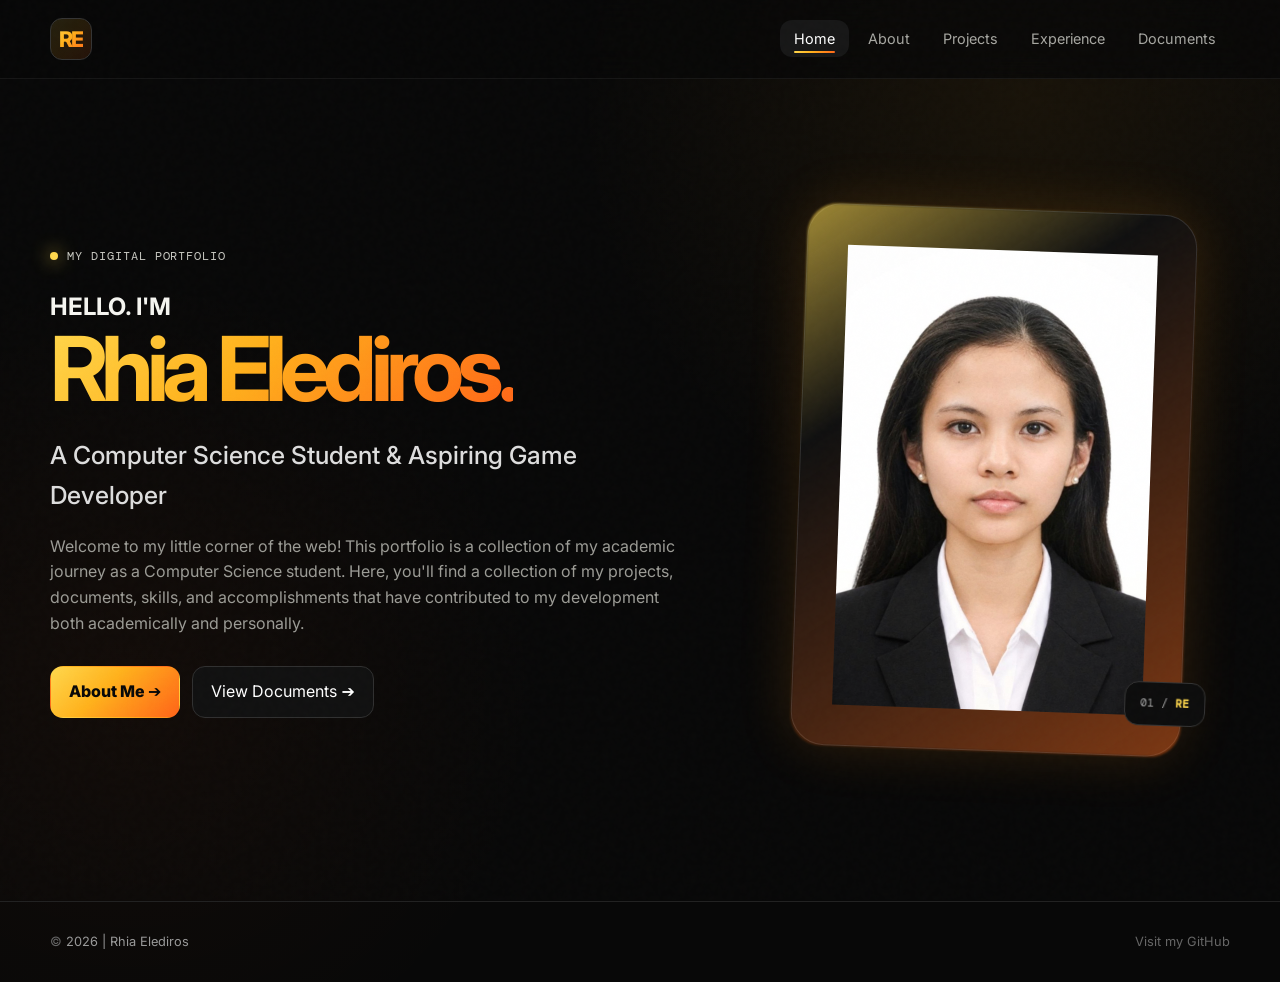
<file: index.html>
<!DOCTYPE html>
<html lang="en">
<head>
  <meta charset="UTF-8">
  <meta name="viewport" content="width=device-width, initial-scale=1.0">
  <meta name="description" content="Rhia Mae C. Elediros — Computer Science Student & Aspiring Game Developer.">
  <title>Home · RE.</title>
  <link rel="stylesheet" href="style.css">
</head>

<body>

<header class="site-header">
  <div class="container nav">
    <a class="logo" href="index.html" aria-label="Rhia Mae Elediros Home">
      <span class="logo-mark"><span>RE</span></span>
      <span></span>
    </a>
    <button class="menu-toggle" aria-label="Open navigation">☰</button>
    <nav>

      <ul class="nav-links">
        <li><a href="index.html">Home</a></li>
        <li><a href="about.html">About</a></li>
        <li><a href="projects.html">Projects</a></li>
        <li><a href="experience.html">Experience</a></li>
        <li><a href="documents.html">Documents</a></li>
      </ul>

    </nav>

  </div>
</header>

<main>
<section class="container hero fade-in">
  <div>
    <div class="eyebrow"><i></i> My Digital Portfolio</div>
    <h2> HELLO. I'M </h2>
    <h1> <span class="gradient-text">
      Rhia Elediros.  </span></h1>
    <p class="hero-subtitle"> A Computer Science Student &amp; Aspiring Game Developer</p>
    <p class="hero-copy">
      Welcome to my little corner of the web! This portfolio is a collection of my academic journey as a Computer Science student. 
      Here, you'll find a collection of my projects, documents, skills, and accomplishments that have contributed to my development both academically and personally. 
    </p>
    <div class="cta-row">
      <a class="btn primary" href="about.html">About Me ➔</a>
      <a class="btn" href="documents.html">View Documents  ➔</a>
    </div>
  </div>

  <div class="profile-wrap">
    <div class="profile-frame">
      <div class="profile-photo photo-placeholder">
        <img src="profile (2).jpg" alt="profile photo">
        </div>

      <div class="corner-label">01 / <b>RE</b></div>
    </div>
  </div>
</section>
</main>

<footer class="footer">
  <div class="container footer-inner">
    <p>© <span data-year></span> <span> | Rhia Elediros </span> </p>
    <a href="https://github.com/rhiaelediros" target="_blank" rel="noopener"> Visit my GitHub </a>
  </div>
</footer>

<script src="script.js"></script>
</body>
</html>
</file>
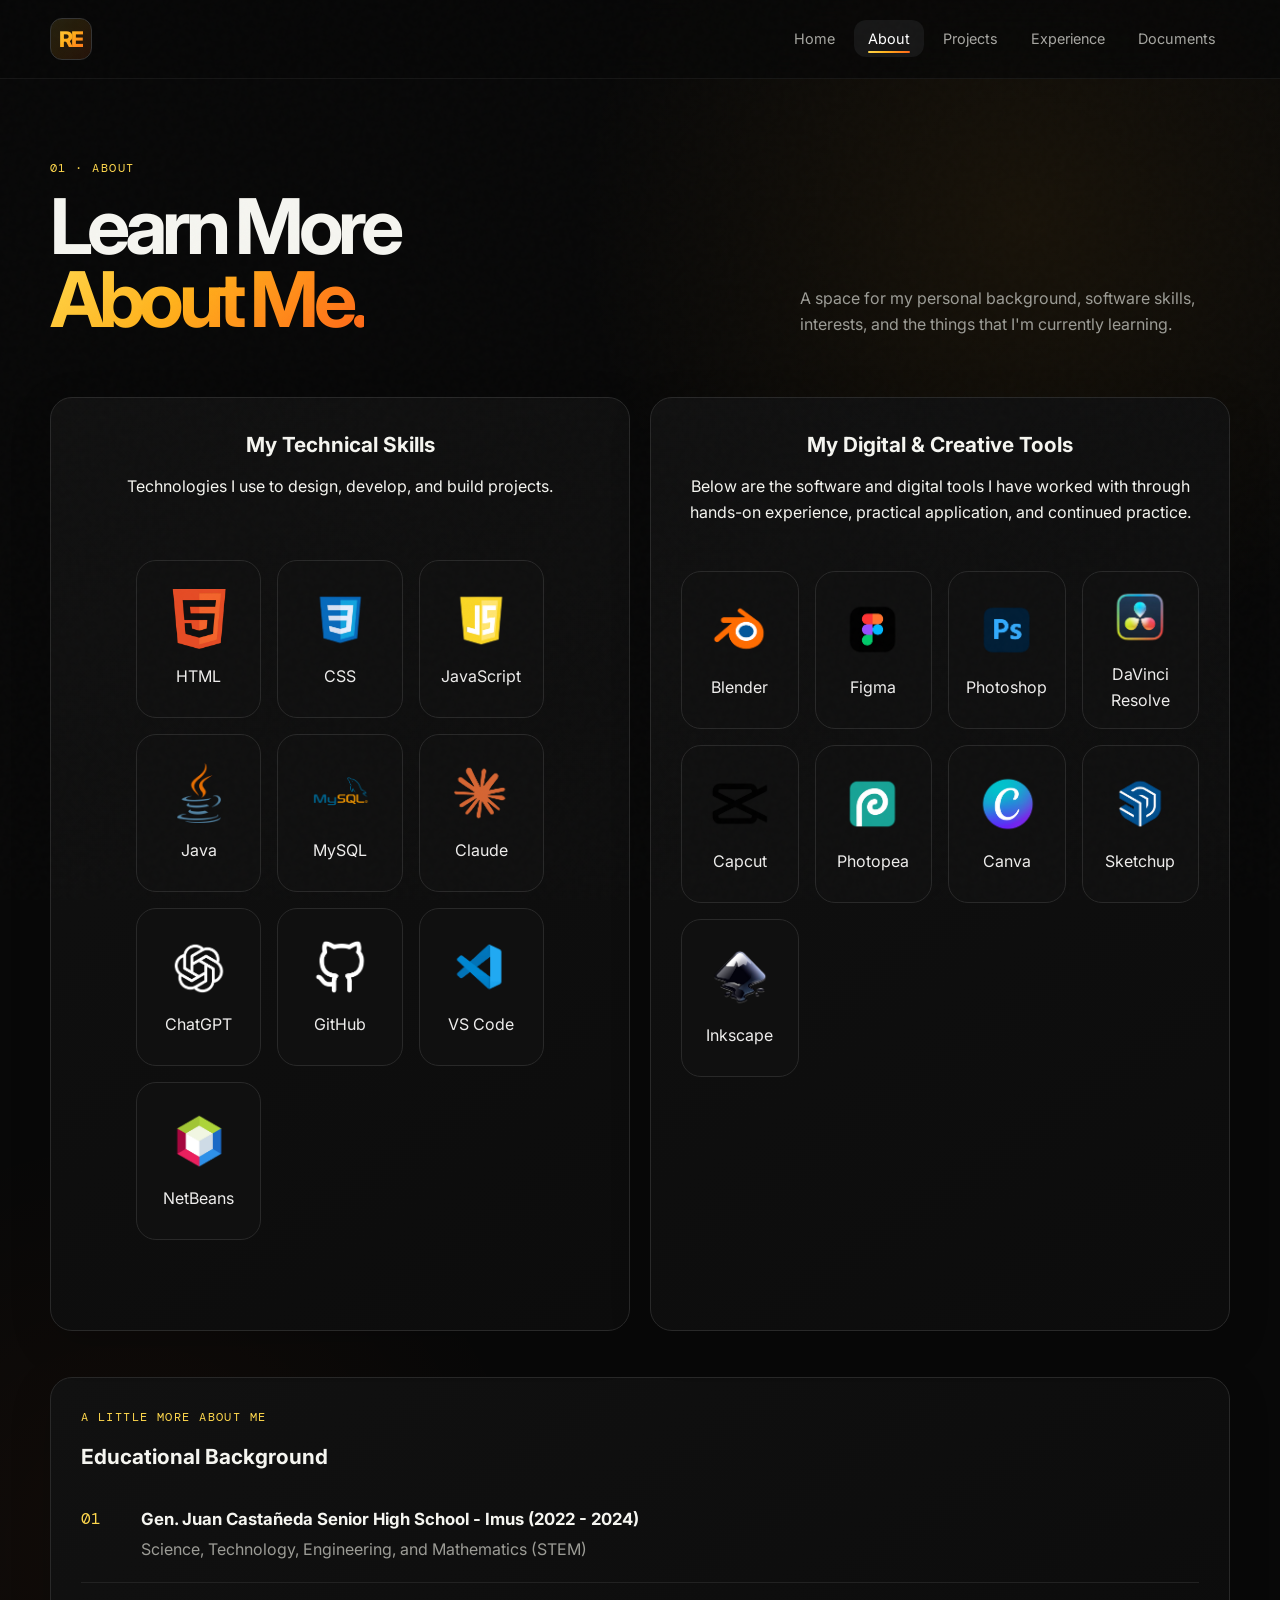
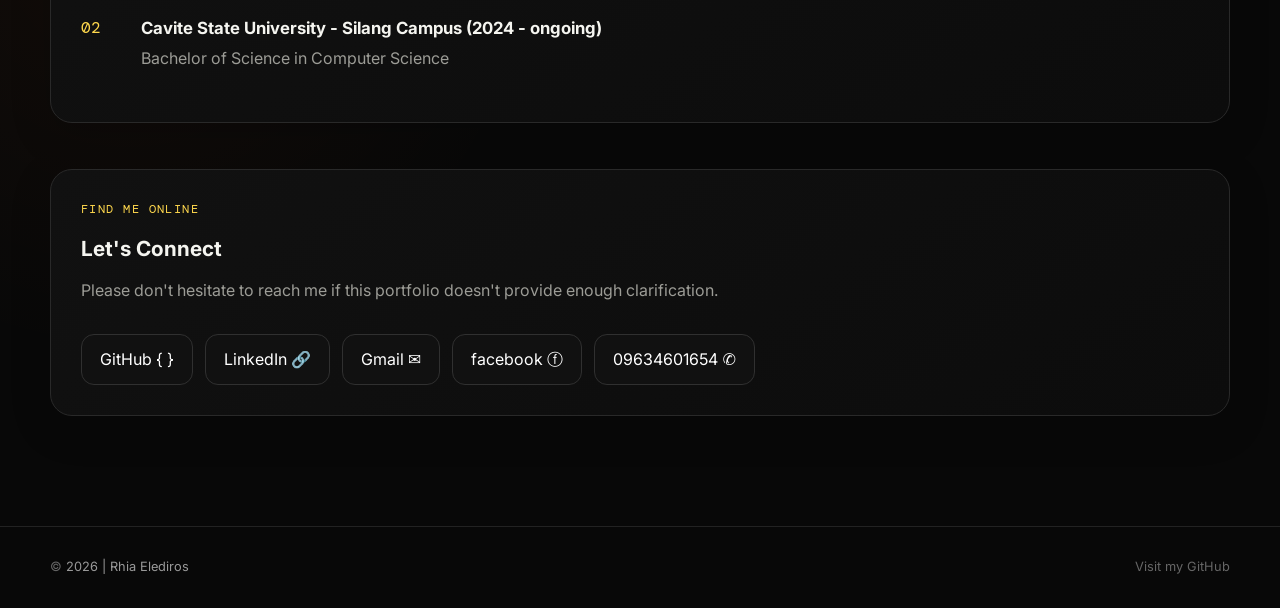
<file: about.html>
<!DOCTYPE html>
<html lang="en">
<head>
  <meta charset="UTF-8">
  <meta name="viewport" content="width=device-width, initial-scale=1.0">
  <meta name="description" content="Rhia Mae C. Elediros — Computer Science Student & Aspiring Game Developer.">
  <title>About · RE.</title>
  <link rel="stylesheet" href="style.css">
</head>
<body>

<header class="site-header">
  <div class="container nav">
    <a class="logo" href="index.html" aria-label="Rhia Mae Elediros Home">
      <span class="logo-mark"><span>RE</span></span>
      <span></span>
    </a>
    <button class="menu-toggle" aria-label="Open navigation">☰</button>
    <nav>
      <ul class="nav-links">
        <li><a href="index.html">Home</a></li>
        <li><a href="about.html">About</a></li>
        <li><a href="projects.html">Projects</a></li>
        <li><a href="experience.html">Experience</a></li>
        <li><a href="documents.html">Documents</a></li>
      </ul>
    </nav>
  </div>
</header>

<main>
<section class="page container fade-in">
  <div class="page-heading">
    <div>
      <div class="section-kicker">01 · About</div>
      <h1> Learn More<br><span class="gradient-text">About Me.</span></h1>
    </div>
    <p>A space for my personal background, software skills, interests, and the things that I'm currently learning.</p>
  </div>

  <div class="grid-2">
    <article class="card">
      <h2> <center> My Technical Skills </center> </h2>
      <p> <center> Technologies I use to design, develop, and build projects.</center> 
      
      <!-- ==================== MY STACK ==================== -->
      <section class="stack-section" id="stack">

        <div class="stack-grid">

            <!-- HTML -->
            <div class="stack-card">
                <div class="stack-icon">
                    <img src="html1.png" alt="HTML">
                </div>
                <span>HTML</span>
            </div>

            <!-- CSS -->
            <div class="stack-card">
                <div class="stack-icon">
                    <img src="LOGO (2).png" alt="HTML">
                </div>
                <span>CSS</span>
            </div>

            <!-- JavaScript -->
            <div class="stack-card">
                <div class="stack-icon">
                    <img src="LOGO (7).png" alt="JavaScript">
                </div>
                <span>JavaScript</span>
            </div>

            <!-- Java -->
            <div class="stack-card">
                <div class="stack-icon">
                    <img src="java (1).png" alt="Java">
                </div>
                <span>Java</span>
            </div>

            <!-- MySQL -->
            <div class="stack-card">
                <div class="stack-icon">
                    <img src="LOGO (3).png" alt="MySQL">
                </div>
                <span>MySQL</span>
            </div>

            <!-- Claude -->
            <div class="stack-card">
                <div class="stack-icon">
                    <img src="LOGO (8).png" alt="Claude">
                </div>
                <span>Claude</span>
            </div>

            <!-- ChatGPT -->
            <div class="stack-card">
                <div class="stack-icon">
                    <img src="LOGO (1).png" alt="ChatGPT">
                </div>
                <span>ChatGPT</span>
            </div>

            <!-- GitHub -->
            <div class="stack-card">
                <div class="stack-icon">
                    <img src="LOGO (4).png" alt="GitHub">
                </div>
                <span>GitHub</span>
            </div>

          <!-- VS CODE -->
            <div class="stack-card">
                <div class="stack-icon">
                    <img src="LOGO (13).png" alt="GitHub">
                </div>
                <span>VS Code</span>
            </div>

            <!-- NETBEANS -->
            <div class="stack-card">
                <div class="stack-icon">
                    <img src="LOGO (15).png" alt="GitHub">
                </div>
                <span>NetBeans</span>
            </div>

        </div>

    </section>

      
      </p>
      <div class="skill-list">

      </div>
    </article>

    <article class="card">
      <h2> <center> My Digital & Creative Tools</center></h2>
      <p> <center> Below are the software and digital tools I have worked with through hands-on experience, practical application, and continued practice.</center></p>
      <div class="skill-list">
        <div class="creative-tools-grid">

    <div class="creative-tool-card">
        <div class="creative-tool-icon">
            <img src="LOGO (9).png" alt="Blender">
        </div>
        <span>Blender</span>
    </div>

    <div class="creative-tool-card">
        <div class="creative-tool-icon">
            <img src="LOGO (10).png" alt="Figma">
        </div>
        <span>Figma</span>
    </div>

    <div class="creative-tool-card">
        <div class="creative-tool-icon">
            <img src="LOGO (11).png" alt="Photoshop">
        </div>
        <span>Photoshop</span>
    </div>

    <div class="creative-tool-card">
        <div class="creative-tool-icon">
            <img src="LOGO (12).png" alt="DaVinci Resolve">
        </div>
        <span>DaVinci Resolve</span>
    </div>

    <div class="creative-tool-card">
        <div class="creative-tool-icon">
            <img src="LOGO (16).png" alt="VS Code">
        </div>
        <span>Capcut</span>
    </div>

    <div class="creative-tool-card">
        <div class="creative-tool-icon">
            <img src="LOGO (17).png" alt="NetBeans">
        </div>
        <span>Photopea</span>
    </div>

    <div class="creative-tool-card">
        <div class="creative-tool-icon">
            <img src="LOGO (18).png" alt="Canva">
        </div>
        <span>Canva</span>
    </div>

    <div class="creative-tool-card">
        <div class="creative-tool-icon">
            <img src="LOGO (20).png" alt="Canva">
        </div>
        <span>Sketchup</span>
    </div>

    <div class="creative-tool-card">
        <div class="creative-tool-icon">
            <img src="LOGO (21).png" alt="Canva">
        </div>
        <span>Inkscape</span>
    </div>

</div>

      </div>
    </article>
  </div>
<br> 

  <div class="card" style="margin-top:20px">
    <div class="section-kicker">A little more about me</div>
    <h2>Educational Background</h2>
    <div class="numbered">
      <div class="numbered-item"><div class="num">01</div><div><h3> Gen. Juan Castañeda Senior High School - Imus (2022 - 2024)</h3><p>Science, Technology, Engineering, and Mathematics (STEM)</p></div></div>
      <div class="numbered-item"><div class="num">02</div><div><h3> Cavite State University - Silang Campus (2024 - ongoing) </h3><p>Bachelor of Science in Computer Science</p></div></div>
    </div>
  </div>
  
<br>
  <div class="card" style="margin-top:20px">
    <div class="section-kicker">Find me online</div>
    <h2>Let's Connect</h2>
    <p>Please don't hesitate to reach me if this portfolio doesn't provide enough clarification.</p>
    <div class="cta-row">
      <!-- EDIT THESE LINKS -->
      <a class="btn" href="https://github.com/rhiaelediros" target="_blank" rel="noopener">GitHub { }</a>
      <a class="btn" href="https://www.linkedin.com/in/rhiamaeelediros/" target="_blank" rel="noopener">LinkedIn 🔗</a>
      <a class="btn" href="mailto:rhiamaeelediros@gmail.com">Gmail ✉ </a>
      <a class="btn" href="https://web.facebook.com/skyeee028">facebook ⓕ </a>
      <a class="btn" href="0963460154">09634601654 ✆ </a>

    </div>
  </div>
</section>
</main>

<footer class="footer">
  <div class="container footer-inner">
    <p>© <span data-year></span> <span> | Rhia Elediros </span></p>
    <a href="https://github.com/rhiaelediros" target="_blank" rel="noopener"> Visit my GitHub</a>

  </div>
</footer>

<script src="script.js"></script>
</body>
</html>
</file>
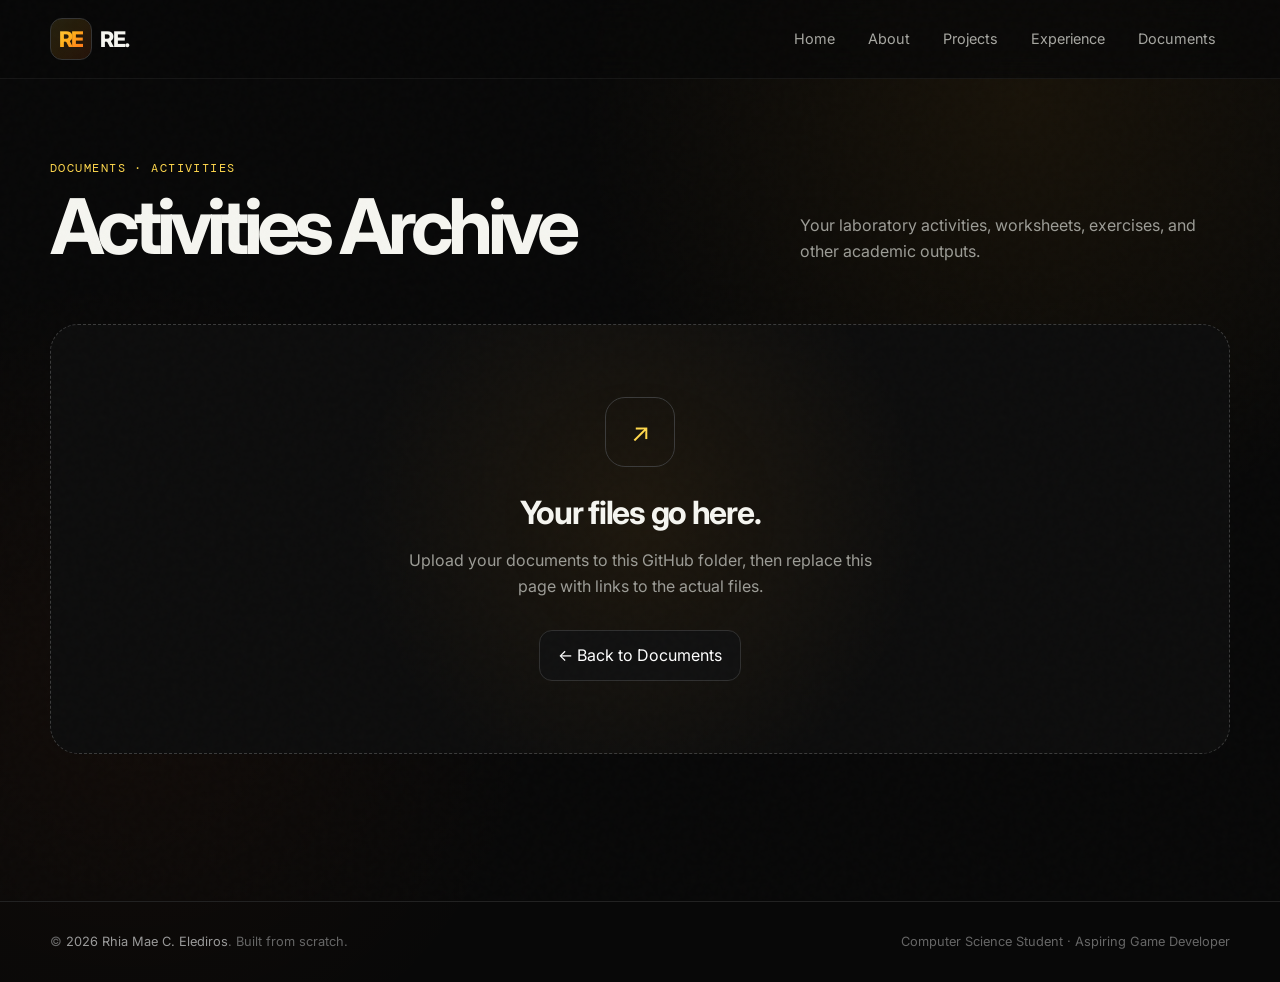
<file: activities.html>
<!DOCTYPE html>
<html lang="en">
<head>
  <meta charset="UTF-8">
  <meta name="viewport" content="width=device-width, initial-scale=1.0">
  <meta name="description" content="Rhia Mae C. Elediros — Computer Science Student & Aspiring Game Developer.">
  <title>Activities Archive · RE.</title>
  <link rel="stylesheet" href="style.css">
</head>
<body>

<header class="site-header">
  <div class="container nav">
    <a class="logo" href="index.html" aria-label="Rhia Mae Elediros Home">
      <span class="logo-mark"><span>RE</span></span>
      <span>RE.</span>
    </a>
    <button class="menu-toggle" aria-label="Open navigation">☰</button>
    <nav>
      <ul class="nav-links">
        <li><a href="index.html">Home</a></li>
        <li><a href="about.html">About</a></li>
        <li><a href="projects.html">Projects</a></li>
        <li><a href="experience.html">Experience</a></li>
        <li><a href="documents.html">Documents</a></li>
      </ul>
    </nav>
  </div>
</header>

<main>
<section class="page container fade-in">
  <div class="page-heading">
    <div>
      <div class="section-kicker">Documents · Activities</div>
      <h1>Activities Archive</h1>
    </div>
    <p>Your laboratory activities, worksheets, exercises, and other academic outputs.</p>
  </div>
  <div class="empty-state">
    <div>
      <div class="empty-icon">↗</div>
      <h2>Your files go here.</h2>
      <p>Upload your documents to this GitHub folder, then replace this page with links to the actual files.</p>
      <div class="cta-row" style="justify-content:center">
        <a class="btn" href="../documents.html">← Back to Documents</a>
      </div>
    </div>
  </div>
</section>
</main>

<footer class="footer">
  <div class="container footer-inner">
    <p>© <span data-year></span> <span>Rhia Mae C. Elediros</span>. Built from scratch.</p>
    <p>Computer Science Student · Aspiring Game Developer</p>
  </div>
</footer>

<script src="script.js"></script>
</body>
</html>
</file>
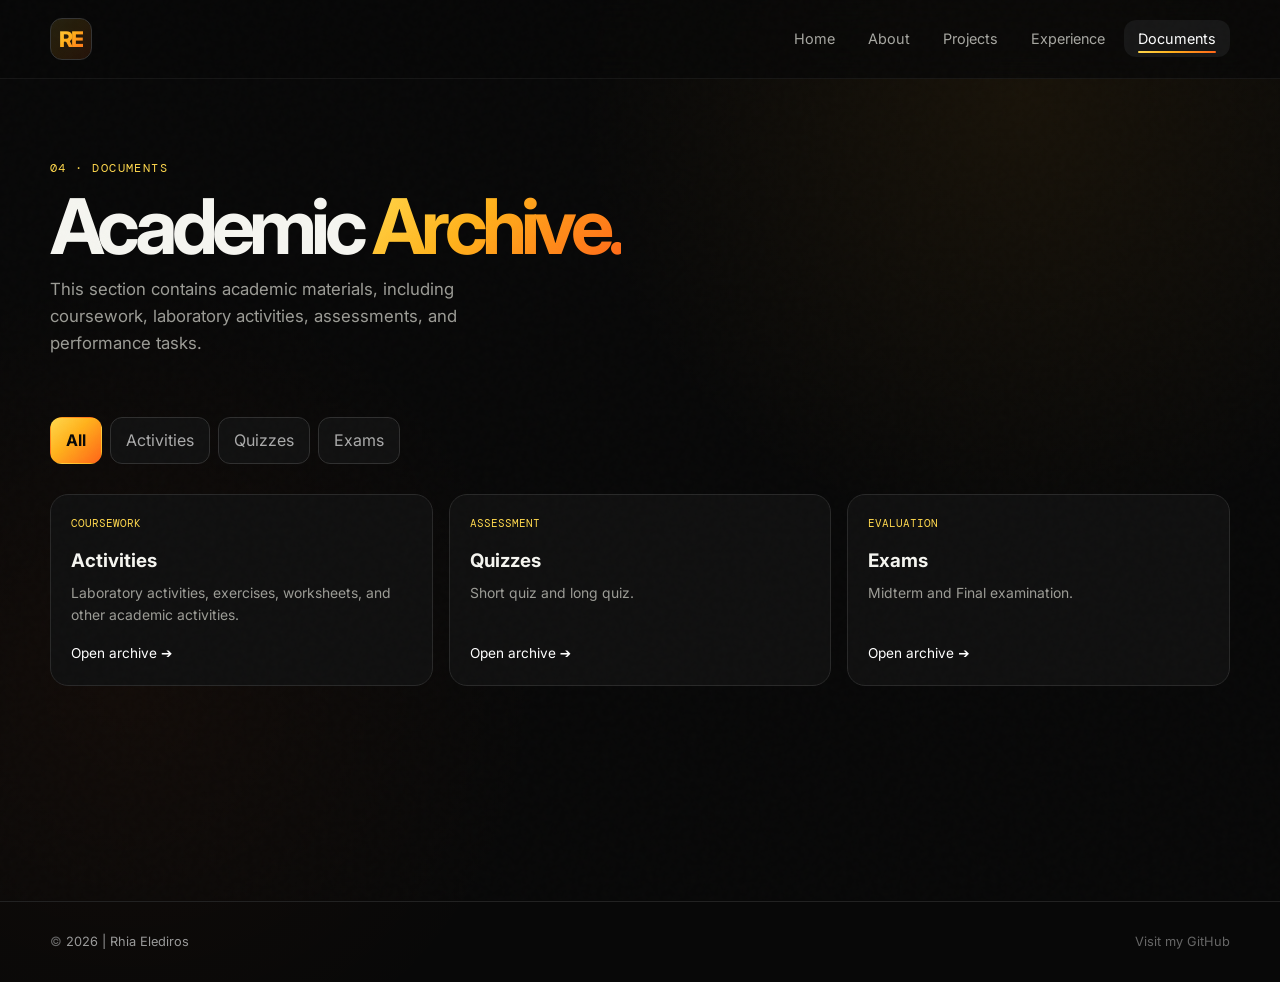
<file: documents.html>
<!DOCTYPE html>
<html lang="en">
<head>
  <meta charset="UTF-8">
  <meta name="viewport" content="width=device-width, initial-scale=1.0">
  <meta name="description" content="Rhia Mae C. Elediros — Computer Science Student & Aspiring Game Developer.">
  <title>Documents · RE.</title>
  <link rel="stylesheet" href="style.css">
</head>
<body>

<header class="site-header">
  <div class="container nav">
    <a class="logo" href="index.html" aria-label="Rhia Mae Elediros Home">
      <span class="logo-mark"><span>RE</span></span>
      <span> </span>
    </a>
    <button class="menu-toggle" aria-label="Open navigation">☰</button>
    <nav>
      <ul class="nav-links">
        <li><a href="index.html">Home</a></li>
        <li><a href="about.html">About</a></li>
        <li><a href="projects.html">Projects</a></li>
        <li><a href="experience.html">Experience</a></li>
        <li><a href="documents.html">Documents</a></li>
      </ul>
    </nav>
  </div>
</header>

<main>
<section class="page container fade-in">
  <div class="page-heading">
    <div>
      <div class="section-kicker">04 · Documents</div>
      <h1>Academic <span class="gradient-text"> Archive.</span></h1>
      <p class="doc-intro">
        This section contains academic materials, including coursework, laboratory activities, assessments, and performance tasks. 
      </p>
    </div>
  </div>

  <div class="doc-tabs" role="tablist" aria-label="Document categories">
    <button class="doc-tab active" data-filter="all">All</button>
    <button class="doc-tab" data-filter="activities">Activities</button>
    <button class="doc-tab" data-filter="quizzes">Quizzes</button>
    <button class="doc-tab" data-filter="exams">Exams</button>
  </div>

  <div class="doc-grid">
    <!--
      TO ADD YOUR REAL DOCUMENT:
      1. Upload the file to your GitHub repository.
      2. Change href="..." to the file path.
      3. Set data-category to activities, quizzes, exams, or projects.
      4. Change the title and description.
    -->

    <a class="doc-card" data-category="activities" href="documents/activities/activities.html">
      <span class="doc-type">Coursework</span>
      <h3>Activities</h3>
      <p>Laboratory activities, exercises, worksheets, and other academic activities.</p>
      <span class="open">Open archive ➔ </span>
    </a>

    <a class="doc-card" data-category="quizzes" href="documents/quizzes.html">
      <span class="doc-type">Assessment</span>
      <h3>Quizzes</h3>
      <p>Short quiz and long quiz.</p>
      <span class="open">Open archive ➔ </span>
    </a>

    <a class="doc-card" data-category="exams" href="documents/exams.html">
      <span class="doc-type">Evaluation</span>
      <h3> Exams </h3>
      <p>Midterm and Final examination.</p>
      <span class="open">Open archive ➔ </span>
    </a>

  </div>
</section>
</main>

<footer class="footer">
  <div class="container footer-inner">
    <p>© <span data-year></span> <span> | Rhia Elediros </span></p>
    <a href="https://github.com/rhiaelediros" target="_blank" rel="noopener"> Visit my GitHub </a>
  </div>
</footer>

<script src="script.js"></script>
</body>
</html>
</file>
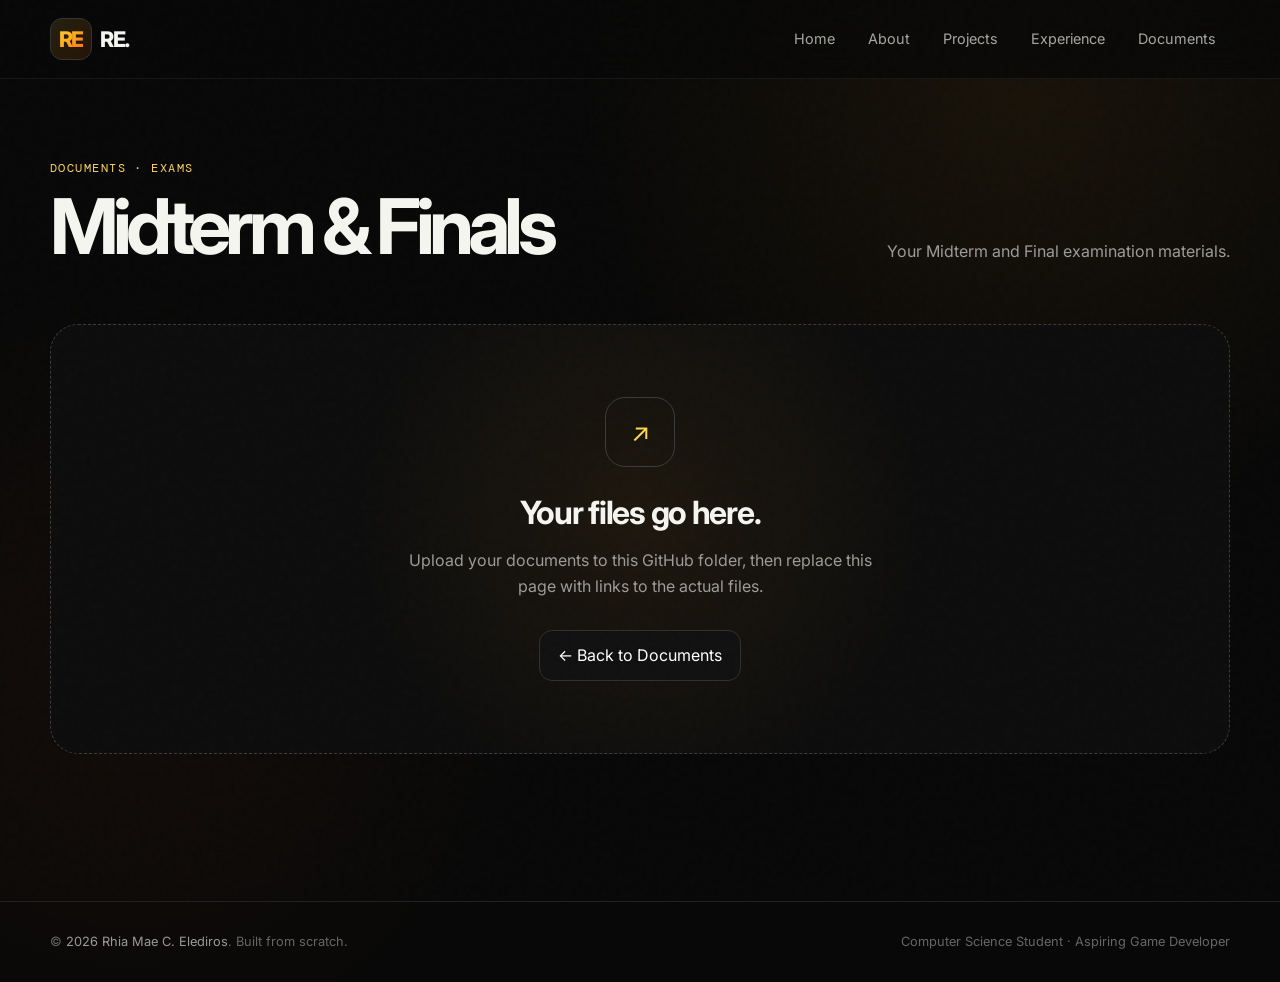
<file: exams.html>
<!DOCTYPE html>
<html lang="en">
<head>
  <meta charset="UTF-8">
  <meta name="viewport" content="width=device-width, initial-scale=1.0">
  <meta name="description" content="Rhia Mae C. Elediros — Computer Science Student & Aspiring Game Developer.">
  <title>Midterm & Finals · RE.</title>
  <link rel="stylesheet" href="style.css">
</head>
<body>

<header class="site-header">
  <div class="container nav">
    <a class="logo" href="index.html" aria-label="Rhia Mae Elediros Home">
      <span class="logo-mark"><span>RE</span></span>
      <span>RE.</span>
    </a>
    <button class="menu-toggle" aria-label="Open navigation">☰</button>
    <nav>
      <ul class="nav-links">
        <li><a href="index.html">Home</a></li>
        <li><a href="about.html">About</a></li>
        <li><a href="projects.html">Projects</a></li>
        <li><a href="experience.html">Experience</a></li>
        <li><a href="documents.html">Documents</a></li>
      </ul>
    </nav>
  </div>
</header>

<main>
<section class="page container fade-in">
  <div class="page-heading">
    <div>
      <div class="section-kicker">Documents · Exams</div>
      <h1>Midterm & Finals</h1>
    </div>
    <p>Your Midterm and Final examination materials.</p>
  </div>
  <div class="empty-state">
    <div>
      <div class="empty-icon">↗</div>
      <h2>Your files go here.</h2>
      <p>Upload your documents to this GitHub folder, then replace this page with links to the actual files.</p>
      <div class="cta-row" style="justify-content:center">
        <a class="btn" href="../documents.html">← Back to Documents</a>
      </div>
    </div>
  </div>
</section>
</main>

<footer class="footer">
  <div class="container footer-inner">
    <p>© <span data-year></span> <span>Rhia Mae C. Elediros</span>. Built from scratch.</p>
    <p>Computer Science Student · Aspiring Game Developer</p>
  </div>
</footer>

<script src="script.js"></script>
</body>
</html>
</file>
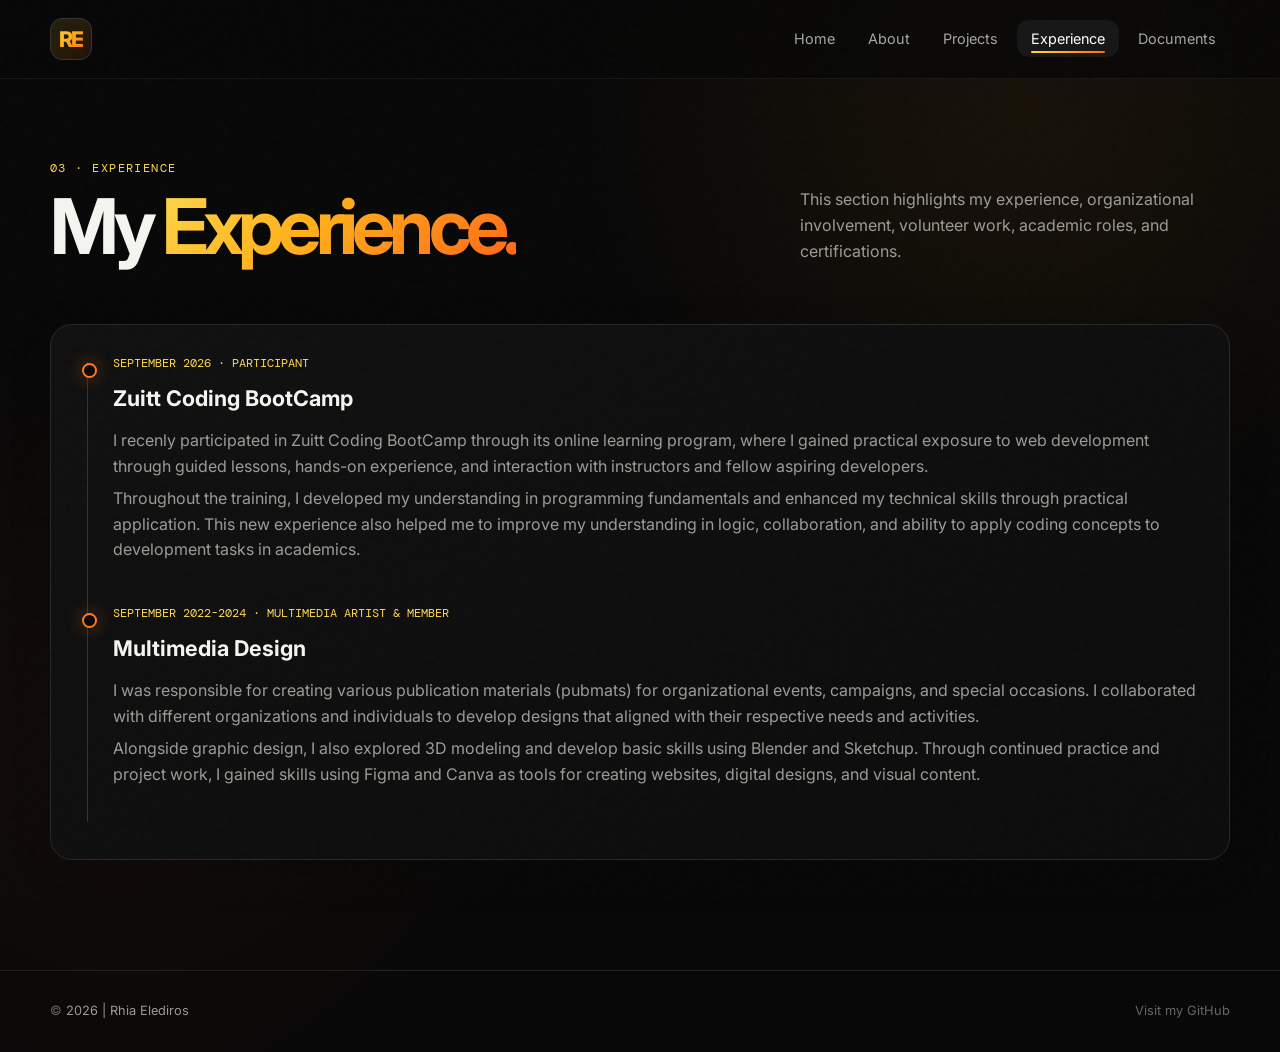
<file: experience.html>
<!DOCTYPE html>
<html lang="en">
<head>
  <meta charset="UTF-8">
  <meta name="viewport" content="width=device-width, initial-scale=1.0">
  <meta name="description" content="Rhia Mae C. Elediros — Computer Science Student & Aspiring Game Developer.">
  <title>Experience · RE.</title>
  <link rel="stylesheet" href="style.css">
</head>
<body>

<header class="site-header">
  <div class="container nav">
    <a class="logo" href="index.html" aria-label="Rhia Mae Elediros Home">
      <span class="logo-mark"><span>RE</span></span>
      <span> </span>
    </a>
    <button class="menu-toggle" aria-label="Open navigation">☰</button>
    <nav>
      <ul class="nav-links">
        <li><a href="index.html">Home</a></li>
        <li><a href="about.html">About</a></li>
        <li><a href="projects.html">Projects</a></li>
        <li><a href="experience.html">Experience</a></li>
        <li><a href="documents.html">Documents</a></li>
      </ul>
    </nav>
  </div>
</header>

<main>
<section class="page container fade-in">
  <div class="page-heading">
    <div>
      <div class="section-kicker">03 · Experience</div>
      <h1> My <span class="gradient-text"> Experience.</span></h1>
    </div>
    <p>This section highlights my experience, organizational involvement, volunteer work, academic roles, and certifications. </p>
  </div>

  <div class="card">
    <div class="timeline">
      <!-- COPY THIS .timeline-item TO ADD MORE EXPERIENCES -->
      <article class="timeline-item">
        <div class="timeline-date">SEPTEMBER 2026 · PARTICIPANT</div>
        <h2> Zuitt Coding BootCamp </h2>
        <p> I recenly participated in Zuitt Coding BootCamp through its online learning program, where I gained practical exposure to web development through guided lessons, hands-on experience, and interaction with instructors and fellow aspiring developers.
        
          <p> Throughout the training, I developed my understanding in programming fundamentals and enhanced my technical skills through practical application. This new experience also helped me to improve my understanding in logic, collaboration, and ability to apply coding concepts to development tasks in academics.</p>
      </article>
      <article class="timeline-item">
      
        <div class="timeline-date"> SEPTEMBER 2022-2024 · MULTIMEDIA ARTIST & MEMBER </div>
        <h2> Multimedia Design </h2>
        <p>I was responsible for creating various publication materials (pubmats) for organizational events, campaigns, and special occasions. I collaborated with different organizations and individuals to develop designs that aligned with their respective needs and activities. </p>
      <p> Alongside graphic design, I also explored 3D modeling and develop basic skills using Blender and Sketchup. Through continued practice and project work, I gained skills using Figma and Canva as tools for creating websites, digital designs, and visual content.</p>
      </article>

    </div>
  </div>
</section>
</main>

<footer class="footer">
  <div class="container footer-inner">
    <p>© <span data-year></span> <span> | Rhia Elediros  </span></p>
    <a href="https://github.com/rhiaelediros" target="_blank" rel="noopener"> Visit my GitHub </a>
  </div>
</footer>

<script src="script.js"></script>
</body>
</html>
</file>
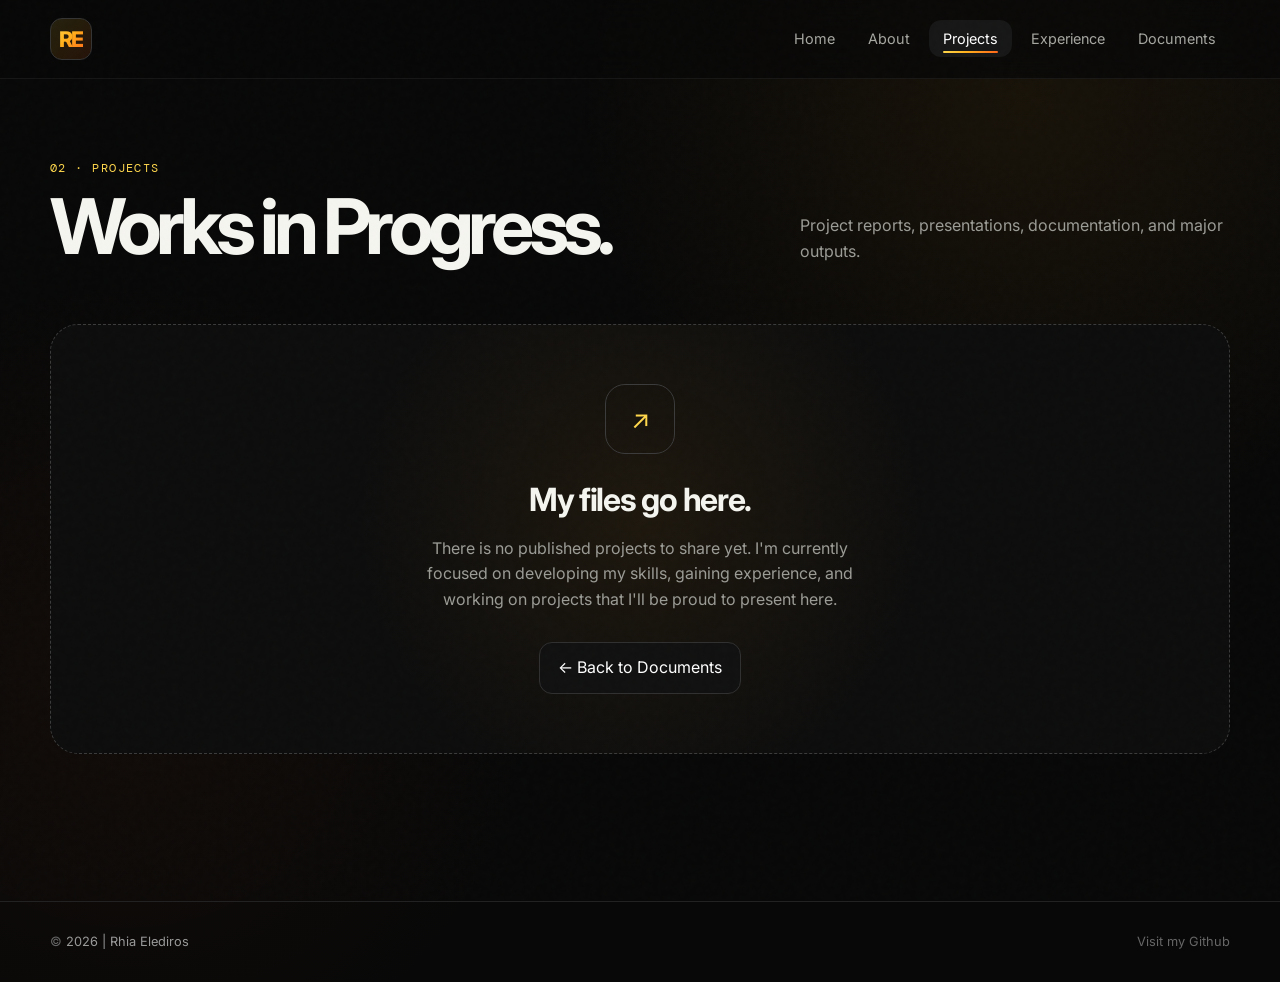
<file: projects.html>
<!DOCTYPE html>
<html lang="en">
<head>
  <meta charset="UTF-8">
  <meta name="viewport" content="width=device-width, initial-scale=1.0">
  <meta name="description" content="Rhia Mae C. Elediros — Computer Science Student & Aspiring Game Developer.">
  <title>Project Archive · RE.</title>
  <link rel="stylesheet" href="style.css">
</head>
<body>

<header class="site-header">
  <div class="container nav">
    <a class="logo" href="index.html" aria-label="Rhia Mae Elediros Home">
      <span class="logo-mark"><span>RE</span></span>
      <span></span>
    </a>
    <button class="menu-toggle" aria-label="Open navigation">☰</button>
    <nav>
      <ul class="nav-links">
        <li><a href="index.html">Home</a></li>
        <li><a href="about.html">About</a></li>
        <li><a href="projects.html">Projects</a></li>
        <li><a href="experience.html">Experience</a></li>
        <li><a href="documents.html">Documents</a></li>
      </ul>
    </nav>
  </div>
</header>

<main>
<section class="page container fade-in">
  <div class="page-heading">
    <div>
      <div class="section-kicker"> 02 · Projects</div>
      <h1>Works in Progress.</h1>
    </div>
    <p>Project reports, presentations, documentation, and major outputs.</p>
  </div>
  <div class="empty-state">
    <div>
      <div class="empty-icon">↗</div>
      <h2>My files go here.</h2>
      <p>There is no published projects to share yet. I'm currently focused on developing my skills, gaining experience, and 
        working on projects that I'll be proud to present here.</p>
      <div class="cta-row" style="justify-content:center">
        <a class="btn" href="documents.html">← Back to Documents</a>
      </div>
    </div>
  </div>
</section>
</main>

<footer class="footer">
  <div class="container footer-inner">
    <p>© <span data-year></span> <span> | Rhia Elediros</span></p>
    <p>Visit my Github</p>
  </div>
</footer>

<script src="script.js"></script>
</body>
</html>
</file>
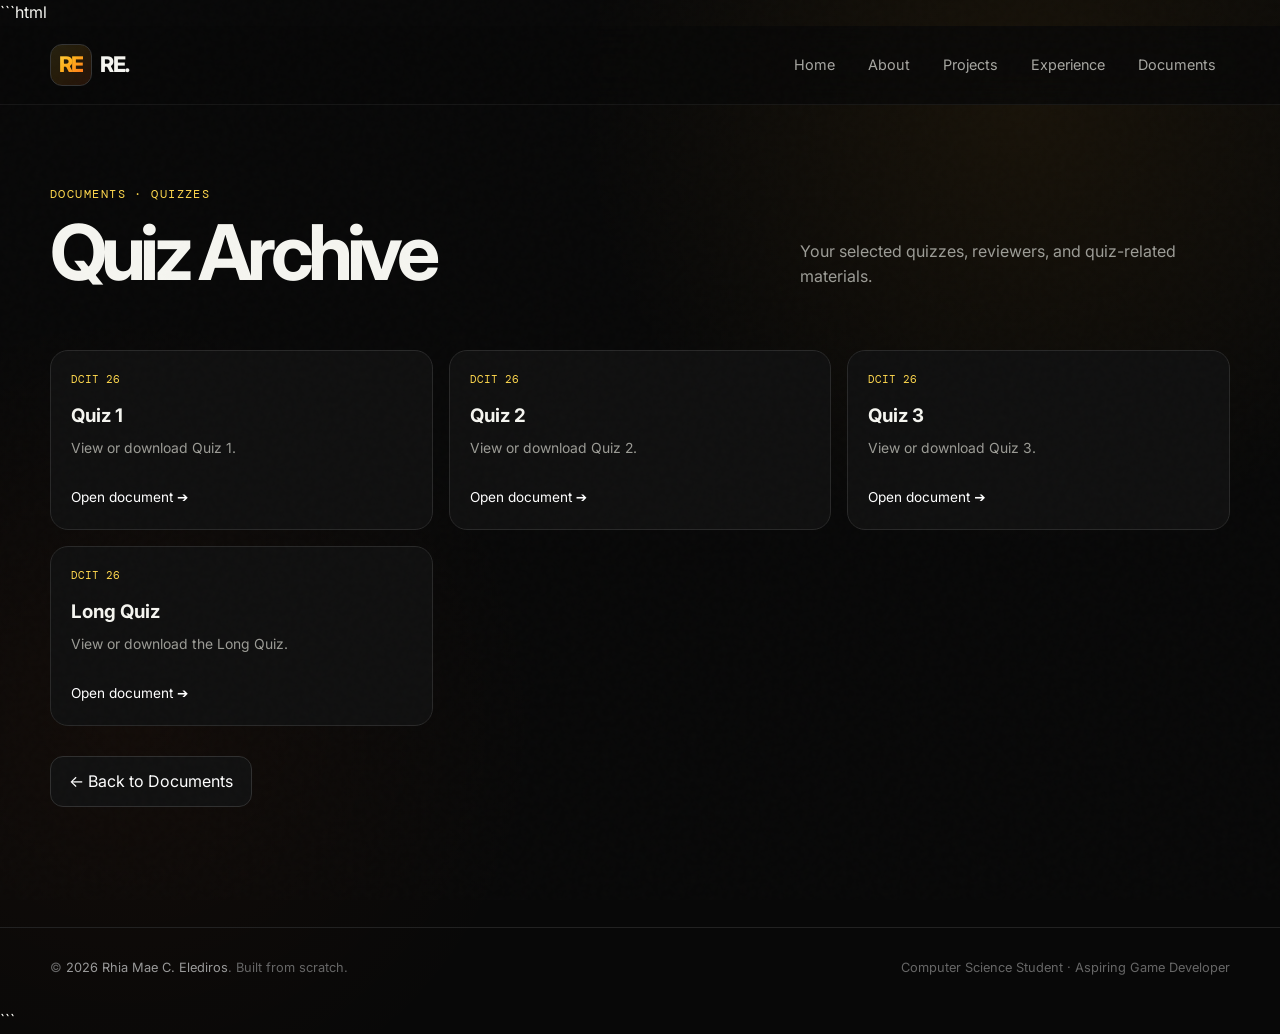
<file: quizzes.html>
```html
<!DOCTYPE html>
<html lang="en">
<head>
  <meta charset="UTF-8">
  <meta name="viewport" content="width=device-width, initial-scale=1.0">
  <meta name="description" content="Rhia Mae C. Elediros — Computer Science Student & Aspiring Game Developer.">
  <title>Quiz Archive · RE.</title>
  <link rel="stylesheet" href="../style.css">
</head>
<body>

<header class="site-header">
  <div class="container nav">
    <a class="logo" href="../index.html" aria-label="Rhia Mae Elediros Home">
      <span class="logo-mark"><span>RE</span></span>
      <span>RE.</span>
    </a>
    <button class="menu-toggle" aria-label="Open navigation">☰</button>
    <nav>
      <ul class="nav-links">
        <li><a href="../index.html">Home</a></li>
        <li><a href="../about.html">About</a></li>
        <li><a href="../projects.html">Projects</a></li>
        <li><a href="../experience.html">Experience</a></li>
        <li><a href="../documents.html">Documents</a></li>
      </ul>
    </nav>
  </div>
</header>

<main>
<section class="page container fade-in">
  <div class="page-heading">
    <div>
      <div class="section-kicker">Documents · Quizzes</div>
      <h1>Quiz Archive</h1>
    </div>
    <p>Your selected quizzes, reviewers, and quiz-related materials.</p>
  </div>

  <div class="doc-grid">

    <a class="doc-card" href="quizzes/DCIT-26-Quiz-1.pdf" target="_blank">
      <span class="doc-type">DCIT 26</span>
      <h3>Quiz 1</h3>
      <p>View or download Quiz 1.</p>
      <span class="open">Open document ➔</span>
    </a>

    <a class="doc-card" href="quizzes/DCIT-26-Quiz-2.pdf" target="_blank">
      <span class="doc-type">DCIT 26</span>
      <h3>Quiz 2</h3>
      <p>View or download Quiz 2.</p>
      <span class="open">Open document ➔</span>
    </a>

    <a class="doc-card" href="quizzes/DCIT-26-Quiz-3.pdf" target="_blank">
      <span class="doc-type">DCIT 26</span>
      <h3>Quiz 3</h3>
      <p>View or download Quiz 3.</p>
      <span class="open">Open document ➔</span>
    </a>

    <a class="doc-card" href="quizzes/DCIT-26-Long-Quiz.pdf" target="_blank">
      <span class="doc-type">DCIT 26</span>
      <h3>Long Quiz</h3>
      <p>View or download the Long Quiz.</p>
      <span class="open">Open document ➔</span>
    </a>

  </div>

  <div class="cta-row">
    <a class="btn" href="../documents.html">← Back to Documents</a>
  </div>
</section>
</main>

<footer class="footer">
  <div class="container footer-inner">
    <p>© <span data-year></span> <span>Rhia Mae C. Elediros</span>. Built from scratch.</p>
    <p>Computer Science Student · Aspiring Game Developer</p>
  </div>
</footer>

<script src="../script.js"></script>
</body>
</html>
```
</file>
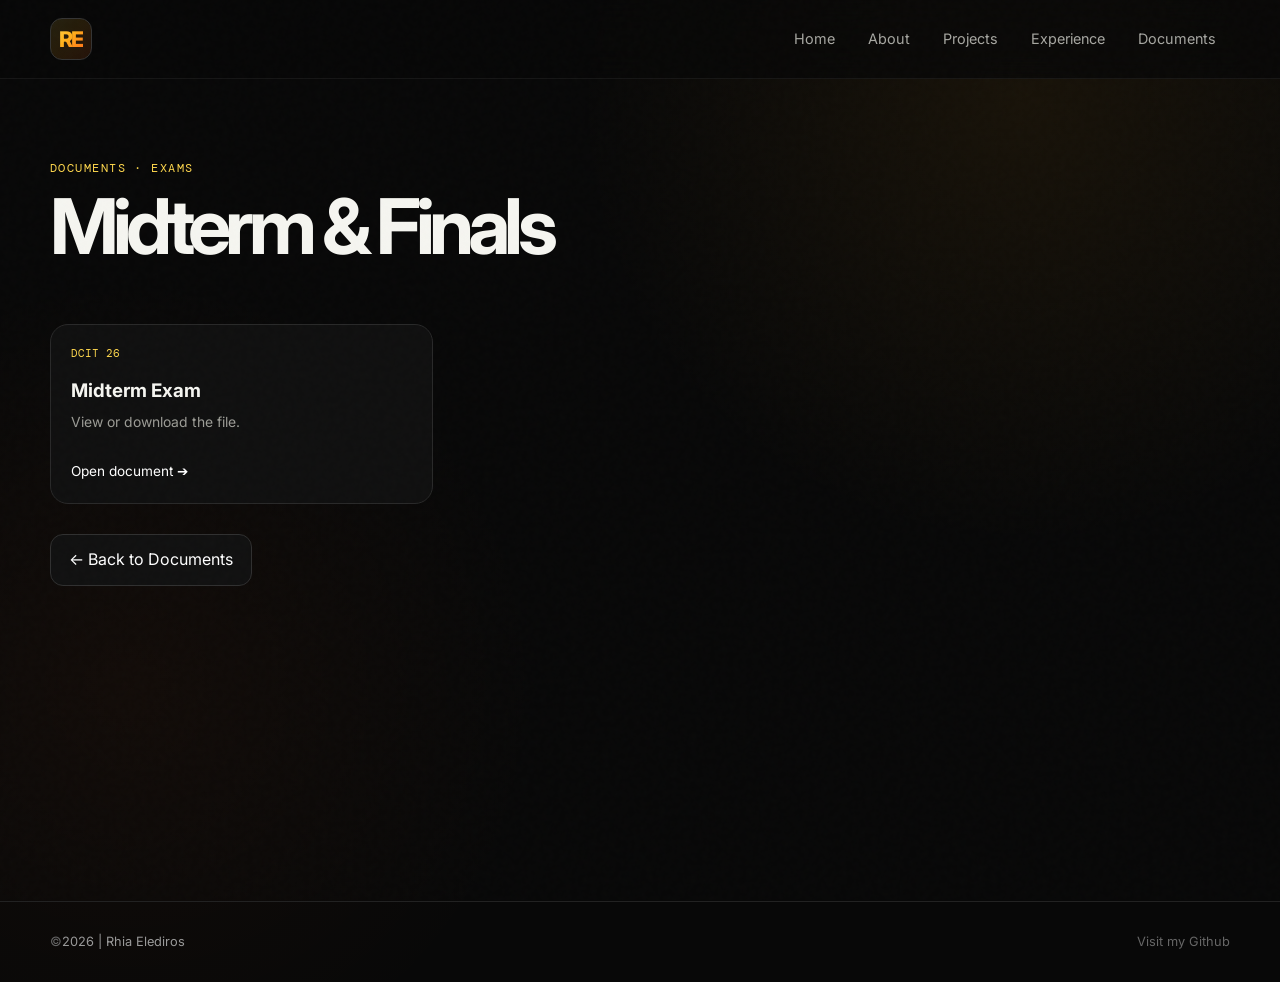
<file: documents/exams.html>
<!DOCTYPE html>
<html lang="en">
<head>
  <meta charset="UTF-8">
  <meta name="viewport" content="width=device-width, initial-scale=1.0">
  <meta name="description" content="Rhia Mae C. Elediros — Computer Science Student & Aspiring Game Developer.">
  <title>Midterm & Finals · RE.</title>
  <link rel="stylesheet" href="../style.css">
</head>
<body>

<header class="site-header">
  <div class="container nav">
    <a class="logo" href="../index.html" aria-label="Rhia Mae Elediros Home">
      <span class="logo-mark"><span>RE</span></span>
      <span> </span>
    </a>
    <button class="menu-toggle" aria-label="Open navigation">☰</button>
    <nav>
      <ul class="nav-links">
        <li><a href="../index.html">Home</a></li>
        <li><a href="../about.html">About</a></li>
        <li><a href="../projects.html">Projects</a></li>
        <li><a href="../experience.html">Experience</a></li>
        <li><a href="../documents.html">Documents</a></li>
      </ul>
    </nav>
  </div>
</header>

<main>
<section class="page container fade-in">
  <div class="page-heading">
    <div>
      <div class="section-kicker">Documents · Exams</div>
      <h1>Midterm & Finals</h1>
    </div>
    <p> </p>
  </div>

  <div class="doc-grid">

    <a class="doc-card" href="exams/DCIT-26-Midterm-Exam.pdf" target="_blank">
      <span class="doc-type">DCIT 26</span>
      <h3>Midterm Exam</h3>
      <p>View or download the file.</p>
      <span class="open">Open document ➔</span>
    </a>

  </div>

  <div class="cta-row">
    <a class="btn" href="../documents.html">← Back to Documents</a>
  </div>
</section>
</main>

<footer class="footer">
  <div class="container footer-inner">
    <p>©<span data-year></span> <span> | Rhia Elediros</span> </p>
    <p>Visit my Github</p>
  </div>
</footer>

<script src="../script.js"></script>
</body>
</html>
</file>
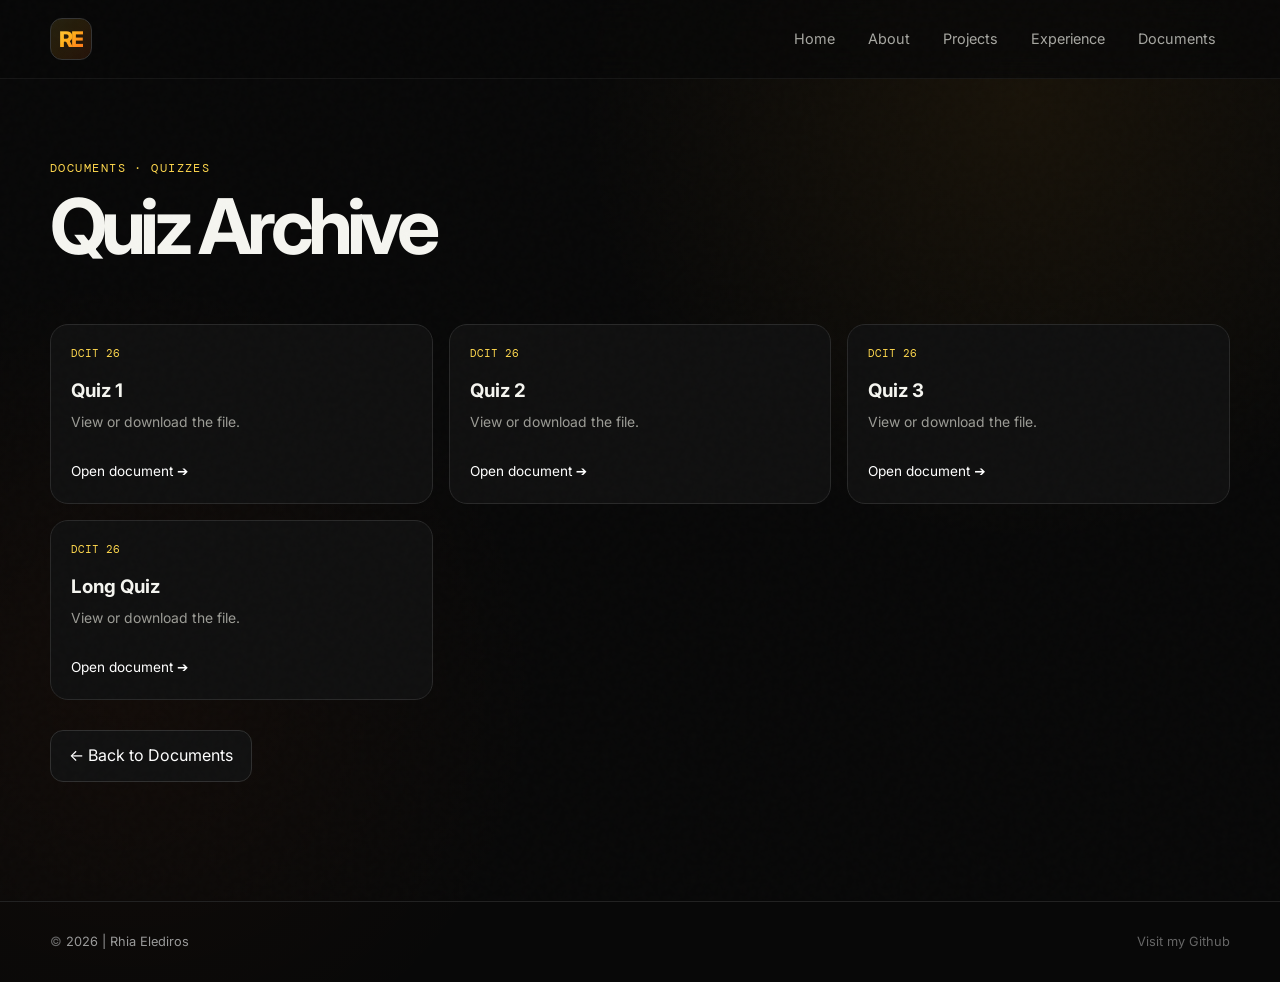
<file: documents/quizzes.html>
<!DOCTYPE html>
<html lang="en">
<head>
  <meta charset="UTF-8">
  <meta name="viewport" content="width=device-width, initial-scale=1.0">
  <meta name="description" content="Rhia Mae C. Elediros — Computer Science Student & Aspiring Game Developer.">
  <title>Quiz Archive · RE.</title>
  <link rel="stylesheet" href="../style.css">
</head>
<body>

<header class="site-header">
  <div class="container nav">
    <a class="logo" href="../index.html" aria-label="Rhia Mae Elediros Home">
      <span class="logo-mark"><span>RE</span></span>
      <span> </span>
    </a>
    <button class="menu-toggle" aria-label="Open navigation">☰</button>
    <nav>
      <ul class="nav-links">
        <li><a href="../index.html">Home</a></li>
        <li><a href="../about.html">About</a></li>
        <li><a href="../projects.html">Projects</a></li>
        <li><a href="../experience.html">Experience</a></li>
        <li><a href="../documents.html">Documents</a></li>
      </ul>
    </nav>
  </div>
</header>

<main>
<section class="page container fade-in">
  <div class="page-heading">
    <div>
      <div class="section-kicker">Documents · Quizzes</div>
      <h1>Quiz Archive</h1>
    </div>
    <p></p>
  </div>

  <div class="doc-grid">

    <a class="doc-card" href="quizzes/DCIT-26-Quiz-1.pdf" target="_blank">
      <span class="doc-type">DCIT 26</span>
      <h3>Quiz 1</h3>
      <p>View or download the file.</p>
      <span class="open">Open document ➔</span>
    </a>

    <a class="doc-card" href="quizzes/DCIT-26-Quiz-2.pdf" target="_blank">
      <span class="doc-type">DCIT 26</span>
      <h3>Quiz 2</h3>
      <p>View or download the file.</p>
      <span class="open">Open document ➔</span>
    </a>

    <a class="doc-card" href="quizzes/DCIT-26-Quiz-3.pdf" target="_blank">
      <span class="doc-type">DCIT 26</span>
      <h3>Quiz 3</h3>
      <p>View or download the file.</p>
      <span class="open">Open document ➔</span>
    </a>

    <a class="doc-card" href="quizzes/DCIT-26-Long-Quiz.pdf" target="_blank">
      <span class="doc-type">DCIT 26</span>
      <h3>Long Quiz</h3>
      <p>View or download the file.</p>
      <span class="open">Open document ➔</span>
    </a>

  </div>

  <div class="cta-row">
    <a class="btn" href="../documents.html">← Back to Documents</a>
  </div>
</section>
</main>

<footer class="footer">
  <div class="container footer-inner">
    <p>© <span data-year></span> <span> | Rhia Elediros</span> </p>
    <p> Visit my Github</p>
  </div>
</footer>

<script src="../script.js"></script>
</body>
</html>
</file>
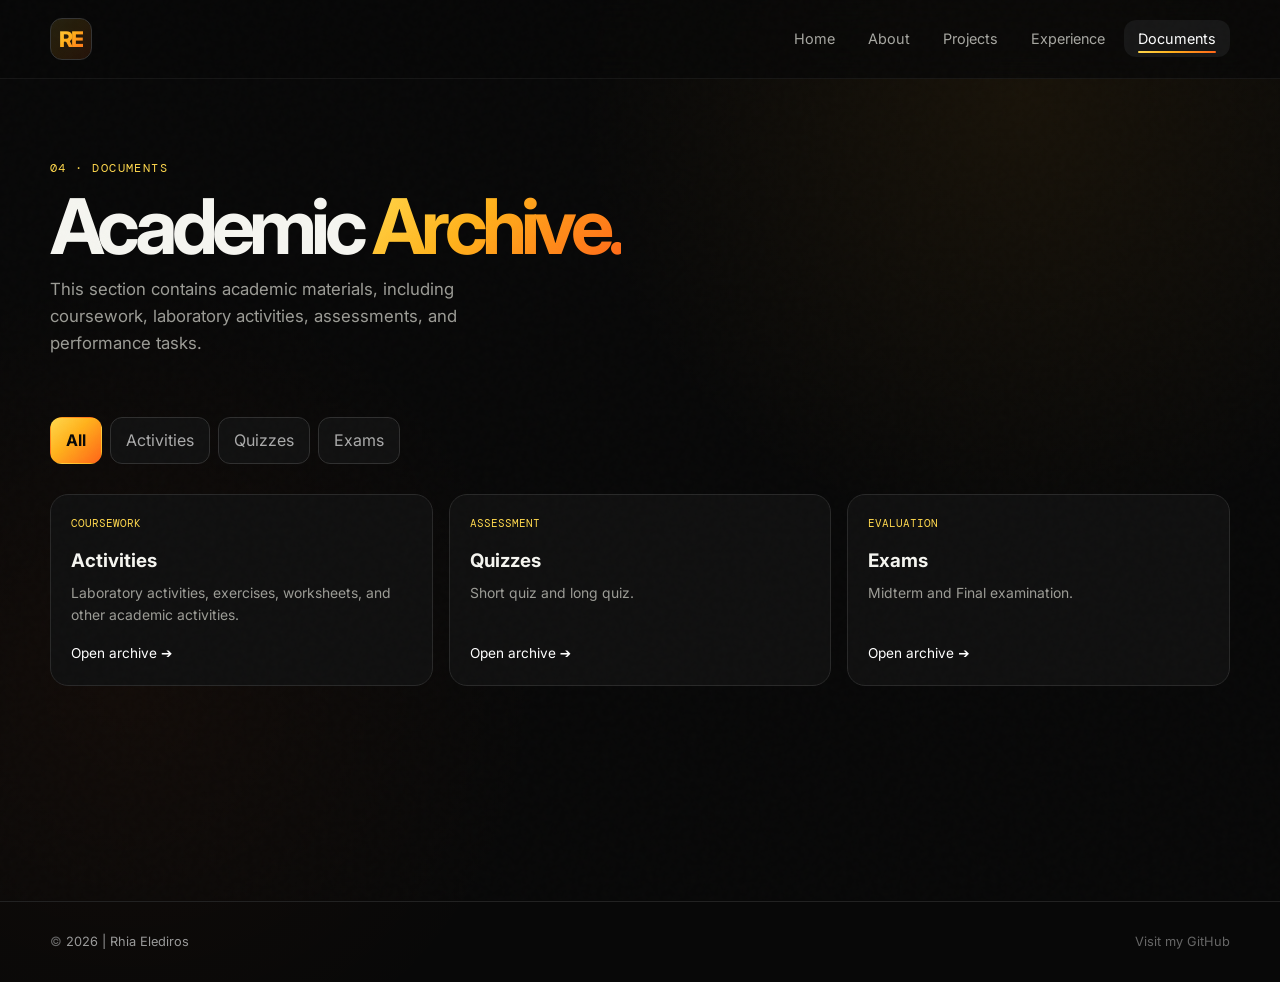
<file: rhia-mae-portfolio/documents.html>
<!DOCTYPE html>
<html lang="en">
<head>
  <meta charset="UTF-8">
  <meta name="viewport" content="width=device-width, initial-scale=1.0">
  <meta name="description" content="Rhia Mae C. Elediros — Computer Science Student & Aspiring Game Developer.">
  <title>Documents · RE.</title>
  <link rel="stylesheet" href="style.css">
</head>
<body>

<header class="site-header">
  <div class="container nav">
    <a class="logo" href="index.html" aria-label="Rhia Mae Elediros Home">
      <span class="logo-mark"><span>RE</span></span>
      <span> </span>
    </a>
    <button class="menu-toggle" aria-label="Open navigation">☰</button>
    <nav>
      <ul class="nav-links">
        <li><a href="index.html">Home</a></li>
        <li><a href="about.html">About</a></li>
        <li><a href="projects.html">Projects</a></li>
        <li><a href="experience.html">Experience</a></li>
        <li><a href="documents.html">Documents</a></li>
      </ul>
    </nav>
  </div>
</header>

<main>
<section class="page container fade-in">
  <div class="page-heading">
    <div>
      <div class="section-kicker">04 · Documents</div>
      <h1>Academic <span class="gradient-text"> Archive.</span></h1>
      <p class="doc-intro">
        This section contains academic materials, including coursework, laboratory activities, assessments, and performance tasks. 
      </p>
    </div>
  </div>

  <div class="doc-tabs" role="tablist" aria-label="Document categories">
    <button class="doc-tab active" data-filter="all">All</button>
    <button class="doc-tab" data-filter="activities">Activities</button>
    <button class="doc-tab" data-filter="quizzes">Quizzes</button>
    <button class="doc-tab" data-filter="exams">Exams</button>
  </div>

  <div class="doc-grid">
    <!--
      TO ADD YOUR REAL DOCUMENT:
      1. Upload the file to your GitHub repository.
      2. Change href="..." to the file path.
      3. Set data-category to activities, quizzes, exams, or projects.
      4. Change the title and description.
    -->

    <a class="doc-card" data-category="activities" href="documents/activities.html">
      <span class="doc-type">Coursework</span>
      <h3>Activities</h3>
      <p>Laboratory activities, exercises, worksheets, and other academic activities.</p>
      <span class="open">Open archive ➔ </span>
    </a>

    <a class="doc-card" data-category="quizzes" href="documents/quizzes.html">
      <span class="doc-type">Assessment</span>
      <h3>Quizzes</h3>
      <p>Short quiz and long quiz.</p>
      <span class="open">Open archive ➔ </span>
    </a>

    <a class="doc-card" data-category="exams" href="documents/exams.html">
      <span class="doc-type">Evaluation</span>
      <h3> Exams </h3>
      <p>Midterm and Final examination.</p>
      <span class="open">Open archive ➔ </span>
    </a>

  </div>
</section>
</main>

<footer class="footer">
  <div class="container footer-inner">
    <p>© <span data-year></span> <span> | Rhia Elediros </span></p>
    <a href="https://github.com/rhiaelediros" target="_blank" rel="noopener"> Visit my GitHub </a>
  </div>
</footer>

<script src="script.js"></script>
</body>
</html>
</file>
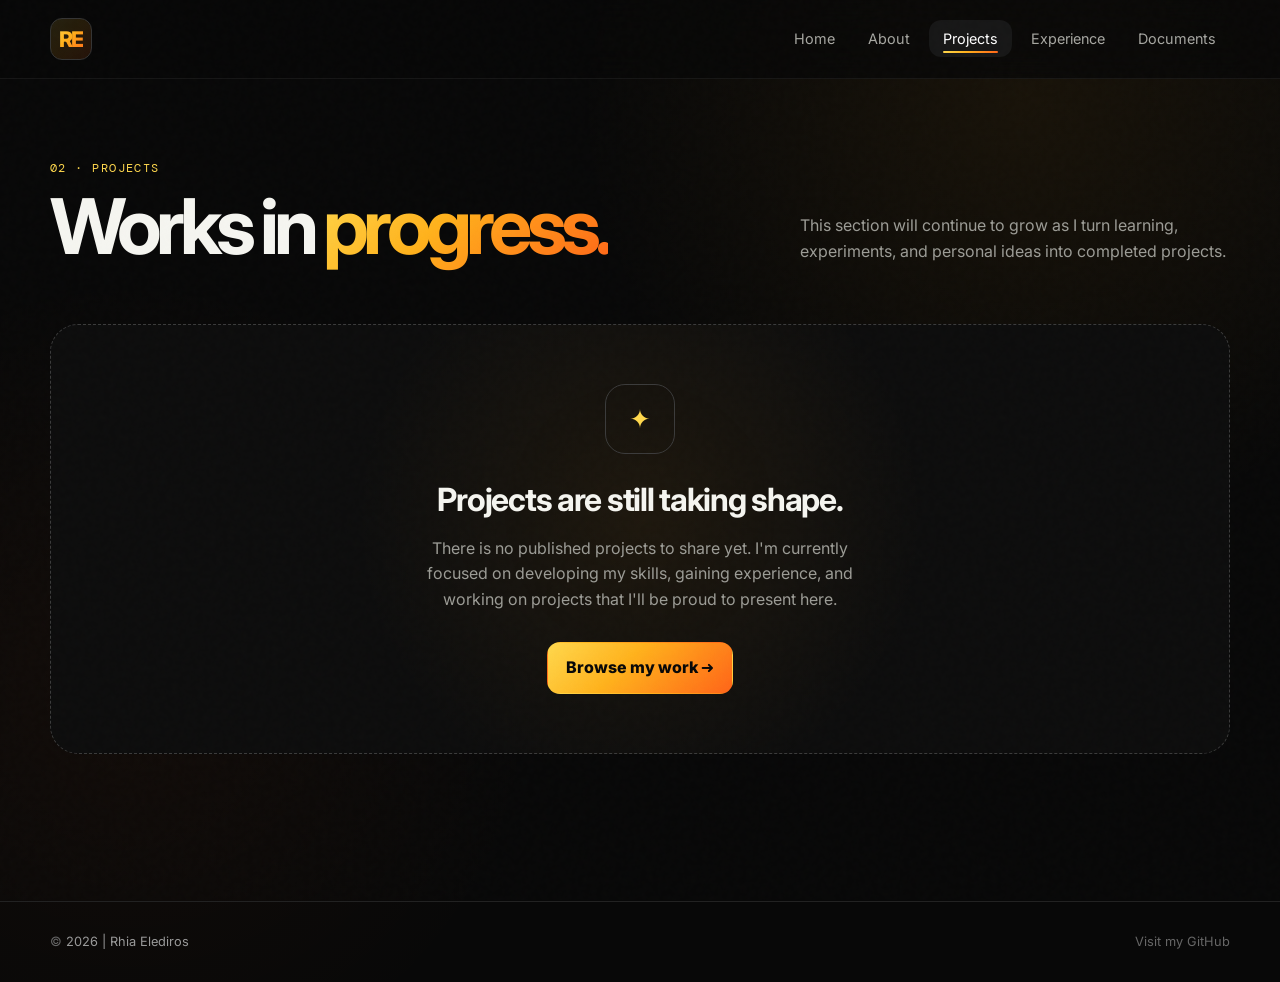
<file: rhia-mae-portfolio/projects.html>
<!DOCTYPE html>
<html lang="en">
<head>
  <meta charset="UTF-8">
  <meta name="viewport" content="width=device-width, initial-scale=1.0">
  <meta name="description" content="Rhia Mae C. Elediros — Computer Science Student & Aspiring Game Developer.">
  <title>Projects · RE.</title>
  <link rel="stylesheet" href="style.css">
</head>
<body>

<header class="site-header">
  <div class="container nav">
    <a class="logo" href="index.html" aria-label="Rhia Mae Elediros Home">
      <span class="logo-mark"><span>RE</span></span>
      <span></span>
    </a>
    <button class="menu-toggle" aria-label="Open navigation">☰</button>
    <nav>
      <ul class="nav-links">
        <li><a href="index.html">Home</a></li>
        <li><a href="about.html">About</a></li>
        <li><a href="projects.html">Projects</a></li>
        <li><a href="experience.html">Experience</a></li>
        <li><a href="documents.html">Documents</a></li>
      </ul>
    </nav>
  </div>
</header>

<main>
<section class="page container fade-in">
  <div class="page-heading">
    <div>
      <div class="section-kicker">02 · Projects</div>
      <h1>Works in <span class="gradient-text">progress.</span></h1>
    </div>
    <p>This section will continue to grow as I turn learning, experiments, and personal ideas into completed projects.</p>
  </div>

  <div class="empty-state">
    <div>
      <div class="empty-icon">✦</div>
      <h2>Projects are still taking shape.</h2>
      <p>
        There is no published projects to share yet. I'm currently focused on developing my skills, gaining experience, and 
        working on projects that I'll be proud to present here. 
      </p>
      <div class="cta-row" style="justify-content:center">
        <a class="btn primary" href="documents.html">Browse my work  ➜ </a>
      </div>
    </div>
  </div>
</section>
</main>

<footer class="footer">
  <div class="container footer-inner">
    <p>© <span data-year></span> <span> | Rhia Elediros </span></p>
    <a href="https://github.com/rhiaelediros" target="_blank" rel="noopener"> Visit my GitHub </a>
  </div>
</footer>

<script src="script.js"></script>
</body>
</html>
</file>
<file: style.css>
@import url('https://fonts.googleapis.com/css2?family=DM+Mono:wght@400;500&family=Inter:wght@400;500;600;700;800&display=swap');

:root{
  --bg:#080808;
  --bg-soft:#101010;
  --card:#111111;
  --card-2:#151515;
  --text:#f5f5f0;
  --muted:#9c9c96;
  --line:#292929;
  --yellow:#ffd84d;
  --orange:#ff7a18;
  --gradient:linear-gradient(135deg,#ffd84d 0%,#ffb21c 42%,#ff6418 100%);
  --glow:0 0 55px rgba(255,151,24,.16);
  --radius:22px;
  --max:1180px;
}

*{box-sizing:border-box;margin:0;padding:0}
html{scroll-behavior:smooth}
body{
  background:
    radial-gradient(circle at 80% 10%,rgba(240, 161, 24, 0.07),transparent 28rem),
    radial-gradient(circle at 10% 70%,rgba(255,104,24,.045),transparent 26rem),
    var(--bg);
  color:var(--text);
  font-family:Inter,system-ui,sans-serif;
  line-height:1.6;
  min-height:100vh;
}
body:before{
  content:"";
  position:fixed;inset:0;pointer-events:none;opacity:.035;
  background-image:url("data:image/svg+xml,%3Csvg viewBox='0 0 160 160' xmlns='http://www.w3.org/2000/svg'%3E%3Cfilter id='n'%3E%3CfeTurbulence type='fractalNoise' baseFrequency='.9' numOctaves='4' stitchTiles='stitch'/%3E%3C/filter%3E%3Crect width='100%25' height='100%25' filter='url(%23n)' opacity='.5'/%3E%3C/svg%3E");
  z-index:20;
}
a{color:inherit;text-decoration:none}
button,a{font:inherit}
.container{width:min(var(--max),calc(100% - 40px));margin:auto}

.site-header{
  position:sticky;top:0;z-index:10;
  backdrop-filter:blur(18px);
  background:rgba(8,8,8,.78);
  border-bottom:1px solid rgba(255,255,255,.06);
}
.nav{
  height:78px;display:flex;align-items:center;justify-content:space-between;gap:25px;
}
.logo{
  font-size:1.35rem;font-weight:800;letter-spacing:-.06em;
  display:flex;align-items:center;gap:8px;
}
.logo-mark{
  width:42px;height:42px;border:1px solid #343434;border-radius:12px;
  display:grid;place-items:center;position:relative;overflow:hidden;
}
.logo-mark:before{content:"";position:absolute;inset:0;background:var(--gradient);opacity:.12}
.logo-mark span{position:relative;background:var(--gradient);-webkit-background-clip:text;background-clip:text;color:transparent}
.nav-links{display:flex;align-items:center;gap:5px;list-style:none}
.nav-links a{
  color:#a7a7a2;padding:10px 14px;border-radius:12px;font-size:.9rem;
  transition:.25s ease;position:relative;
}
.nav-links a:hover,.nav-links a.active{
  color:#fff;background:#171717;
}
.nav-links a.active:after{
  content:"";position:absolute;left:14px;right:14px;bottom:4px;height:2px;
  background:var(--gradient);border-radius:9px;
}
.menu-toggle{display:none;background:none;border:0;color:#fff;font-size:1.5rem}

main{min-height:calc(100vh - 78px)}
.hero{
  min-height:calc(100vh - 78px);display:grid;grid-template-columns:1.15fr .85fr;
  align-items:center;gap:70px;padding:80px 0 100px;
}
.eyebrow{
  display:inline-flex;align-items:center;gap:9px;color:#c9c9c2;
  font-family:"DM Mono",monospace;font-size:.75rem;text-transform:uppercase;letter-spacing:.08em;
  margin-bottom:22px;
}
.eyebrow i{width:8px;height:8px;border-radius:50%;background:var(--yellow);box-shadow:0 0 18px var(--yellow)}
h1{font-size:clamp(3.3rem,7vw,6.8rem);line-height:.95;letter-spacing:-.075em;max-width:850px}
.gradient-text{background:var(--gradient);-webkit-background-clip:text;background-clip:text;color:transparent}
.hero-subtitle{font-size:clamp(1.15rem,2vw,1.55rem);color:#ddd;margin-top:25px;font-weight:500}
.hero-copy{max-width:670px;color:var(--muted);font-size:1rem;margin-top:18px}
.cta-row{display:flex;flex-wrap:wrap;gap:12px;margin-top:30px}
.btn{
  display:inline-flex;align-items:center;justify-content:center;gap:9px;
  padding:12px 18px;border:1px solid #303030;border-radius:13px;
  color:#fff;background:#111;transition:.25s ease;cursor:pointer;
}
.btn:hover{transform:translateY(-2px);border-color:#cfcf34;
background:#181818} 
.btn.primary{background:var(--gradient);color:#080808;border-color:transparent;font-weight:800}
.btn.primary:hover{box-shadow:var(--glow);filter:saturate(1.08)}

.profile-wrap{position:relative;display:flex;justify-content:center}
.profile-frame{
  width:min(390px,78vw);aspect-ratio:4/5;border-radius:34px;
  border:1px solid #303030;background:#101010;padding:10px;
  transform:rotate(2deg);box-shadow:var(--glow);position:relative;
}
.profile-frame:after{
  content:"";position:absolute;inset:-1px;border-radius:30px;
  background:linear-gradient(145deg,rgba(255,216,77,.6),transparent 30%,rgba(255,104,24,.45));
  z-index:-1;filter:blur(1px);
}
.profile-photo{
  width: 370px;
  height: 520px;
  border-radius: 10px;
  overflow: hidden;
}
.profile-photo img {
  width: 100%;
  height: 100%;
  object-fit: cover;
  display: block;
 
  background:
    linear-gradient(135deg,#181818,#0c0c0c),
    var(--gradient);
}
.photo-placeholder{display:grid;place-items:center;color:#74746f;text-align:center;padding:30px}
.photo-placeholder strong{font-size:1.2rem;color:#aaa}
.photo-placeholder span{font-size:.8rem;margin-top:5px}
.corner-label{
  position:absolute;right:-25px;bottom:30px;background:#0d0d0d;border:1px solid #333;
  border-radius:14px;padding:12px 15px;font-family:"DM Mono",monospace;font-size:.7rem;color:#aaa;
}
.corner-label b{color:var(--yellow)}

.page{padding:80px 0 110px}
.page-heading{display:flex;justify-content:space-between;gap:35px;align-items:end;margin-bottom:60px}
.page-heading h1{font-size:clamp(3rem,6vw,5.5rem)}
.page-heading p{max-width:430px;color:var(--muted)}
.section-kicker{font-family:"DM Mono",monospace;color:var(--yellow);font-size:.75rem;text-transform:uppercase;letter-spacing:.12em;margin-bottom:13px}

.grid-2{display:grid;grid-template-columns:1fr 1fr;gap:20px}
.card{
  border:1px solid var(--line);background:linear-gradient(145deg,#111,#0c0c0c);
  border-radius:var(--radius);padding:30px;box-shadow:0 12px 40px rgba(0,0,0,.18);
}
.card h2{font-size:1.3rem;margin-bottom:13px}
.card p{color:var(--muted)}
.card + .card{}
.skill-list{display:flex;flex-wrap:wrap;gap:9px;margin-top:20px}
.skill{
  padding:8px 11px;border:1px solid #303030;border-radius:10px;
  background:#151515;color:#ddd;font-size:.85rem;
}
.skill:hover{border-color:#646464}
.numbered{counter-reset:item;display:grid;gap:12px}
.numbered-item{display:grid;grid-template-columns:48px 1fr;gap:12px;padding:20px 0;border-bottom:1px solid #222}
.numbered-item:last-child{border-bottom:0}
.numbered-item .num{font-family:"DM Mono";color:var(--yellow)}
.numbered-item h3{font-size:1.05rem;margin-bottom:4px}

.empty-state{
  min-height:430px;border:1px dashed #3b3b3b;border-radius:28px;
  display:grid;place-items:center;text-align:center;padding:40px;
  background:radial-gradient(circle at 50% 45%,rgba(255,166,27,.07),transparent 45%),#0d0d0d;
}
.empty-icon{
  width:70px;height:70px;border:1px solid #3b3b3b;border-radius:20px;display:grid;place-items:center;
  margin:0 auto 20px;font-size:1.6rem;color:var(--yellow)
}
.empty-state h2{font-size:2rem;letter-spacing:-.04em}
.empty-state p{max-width:480px;color:var(--muted);margin:10px auto 0}

.timeline{position:relative;padding-left:32px}
.timeline:before{content:"";position:absolute;left:6px;top:7px;bottom:7px;width:1px;background:#333}
.timeline-item{position:relative;padding:0 0 42px}
.timeline-item:before{
  content:"";position:absolute;left:-31px;top:8px;width:11px;height:11px;border-radius:50%;
  background:var(--bg);border:2px solid var(--orange);box-shadow:0 0 18px rgba(255,122,24,.4)
}
.timeline-date{font-family:"DM Mono";font-size:.72rem;color:var(--yellow);margin-bottom:7px}
.timeline-item h2{font-size:1.35rem}.timeline-item p{color:var(--muted);margin-top:7px}

.doc-intro{max-width:750px;color:var(--muted);font-size:1.05rem;margin-top:12px}
.doc-tabs{display:flex;flex-wrap:wrap;gap:8px;margin:30px 0}
.doc-tab{
  border:1px solid #303030;background:#111;color:#aaa;border-radius:12px;padding:10px 15px;cursor:pointer;
  transition:.2s
}
.doc-tab:hover,.doc-tab.active{color:#090909;background:var(--gradient);border-color:transparent;font-weight:700}
.doc-grid{display:grid;grid-template-columns:repeat(3,1fr);gap:16px}
.doc-card{
  display:flex;flex-direction:column;min-height:180px;border:1px solid #292929;border-radius:18px;
  padding:20px;background:#101010;transition:.25s
}
.doc-card:hover{transform:translateY(-4px);border-color:#555;box-shadow:var(--glow)}
.doc-type{font-family:"DM Mono";font-size:.68rem;color:var(--yellow);text-transform:uppercase}
.doc-card h3{margin:13px 0 6px}.doc-card p{color:var(--muted);font-size:.87rem}
.doc-card .open{margin-top:auto;padding-top:17px;color:#fff;font-size:.85rem}
.doc-card[hidden]{display:none}

.footer{border-top:1px solid #222;padding:30px 0;color:#666;font-size:.8rem}
.footer-inner{display:flex;justify-content:space-between;gap:20px}
.footer span{color:#999}

.fade-in{animation:fade .65s ease both}
@keyframes fade{from{opacity:0;transform:translateY(12px)}to{opacity:1;transform:none}}

@media(max-width:850px){
  .nav{height:70px}.menu-toggle{display:block}
  .nav-links{
    display:none;position:absolute;left:20px;right:20px;top:76px;padding:10px;
    flex-direction:column;align-items:stretch;background:#101010;border:1px solid #292929;border-radius:16px;
  }
  .nav-links.open{display:flex}.nav-links a{text-align:center}
  .hero{grid-template-columns:1fr;gap:50px;padding-top:60px}.profile-wrap{order:-1}
  .profile-frame{width:min(330px,75vw)}
  .page-heading{display:block}.page-heading p{margin-top:20px}
  .grid-2{grid-template-columns:1fr}.doc-grid{grid-template-columns:1fr 1fr}
}
@media(max-width:540px){
  .container{width:min(var(--max),calc(100% - 28px))}
  h1{font-size:3.1rem}.doc-grid{grid-template-columns:1fr}
  .footer-inner{display:block}.footer-inner p + p{margin-top:8px}
}
/* ==================== MY STACK ==================== */

.stack-section {
    width: 100%;
    min-height: 380px;
    padding: 60px 55px 40px;
    box-sizing: border-box;
}

.section-label {
    text-align: center;
    color: #ff7a00;
    font-size: 12px;
    font-weight: 700;
    letter-spacing: 4px;
    margin-bottom: 20px;
    text-transform: uppercase;
}

.stack-section h2 {
    text-align: center;
    color: #ffffff;
    font-size: 40px;
    font-weight: 700;
    margin: 0 0 60px;
    line-height: 1.1;
}

.stack-grid {
    width: 100%;
    max-width: 950px;
    margin: 0 auto;

    display: grid;
    grid-template-columns: repeat(3, 1fr);
    gap: 16px;
}

.stack-card {
    height: 158px;
    border: 1px solid #292929;
    border-radius: 20px;
    background: #101010;

    display: flex;
    flex-direction: column;
    align-items: center;
    justify-content: center;

    box-sizing: border-box;

    transition:
        transform 0.25s ease,
        border-color 0.25s ease,
        background 0.25s ease;
}

.stack-card:hover {
    transform: translateY(-5px);
    border-color: #bda60f;
    background: #151515;
    box-shadow: 0 0 20px rgba(255, 122, 0, 0.35);

}

.stack-icon {
    width: 62px;
    height: 62px;

    display: flex;
    align-items: center;
    justify-content: center;

    margin-bottom: 14px;
}

.stack-icon img {
    width: 60px;
    height: 60px;

    object-fit: contain;
    display: block;
}

.stack-card span {
    color: #eeedec;
    font-size: 16px;
    font-weight: 400;
    text-align: center;
    white-space: nowrap;
}


/* ==================== RESPONSIVE ==================== */

@media (max-width: 1100px) {
    .stack-grid {
        grid-template-columns: repeat(4, 1fr);
    }
}

@media (max-width: 800px) {
    .stack-section {
        padding: 50px 20px 35px;
    }

    .stack-section h2 {
        font-size: 30px;
        margin-bottom: 35px;
    }

    .stack-grid {
        grid-template-columns: repeat(2, 1fr);
        gap: 5px;
    }

    .stack-card {
        height: 145px;
    }
}
/* ==================== DIGITAL & CREATIVE TOOLS ==================== */

.creative-tools-grid {
    display: grid;
    grid-template-columns: repeat(4, 1fr);
    gap: 16px;
    margin-top: 25px;
}

.creative-tool-card {
    height: 158px;
    border: 1px solid #292929;
    border-radius: 20px;
    background: #101010;

    display: flex;
    flex-direction: column;
    align-items: center;
    justify-content: center;

    box-sizing: border-box;

    transition:
        transform 0.25s ease,
        border-color 0.25s ease,
        background 0.25s ease,
        box-shadow 0.25s ease;
}

.creative-tool-card:hover {
    transform: translateY(-5px);
    border-color: #ff7a00;
    background: #151515;
    box-shadow: 0 0 20px rgba(255, 122, 0, 0.35);
}

.creative-tool-icon {
    width: 62px;
    height: 62px;

    display: flex;
    align-items: center;
    justify-content: center;

    margin-bottom: 14px;
}

.creative-tool-icon img {
    width: 60px;
    height: 60px;

    object-fit: contain;
    display: block;
}

.creative-tool-card span {
    color: #eeedec;
    font-size: 16px;
    font-weight: 400;
    text-align: center;
}
/* ==================== RESPONSIVE ==================== */

/* Laptop / smaller desktop */
@media (max-width: 1100px) {

    .stack-grid {
        grid-template-columns: repeat(5, 1fr);
    }

}


/* Tablet */
@media (max-width: 800px) {

    .stack-section {
        padding: 60px 30px 40px;
    }

    .stack-section h2 {
        font-size: 34px;
        margin-bottom: 45px;
    }

    .stack-grid {
        grid-template-columns: repeat(4, 1fr);
    }

}


/* Mobile */
@media (max-width: 550px) {

    .stack-section {
        padding: 50px 20px 35px;
    }

    .stack-section h2 {
        font-size: 30px;
        margin-bottom: 35px;
    }

    .stack-grid {
        grid-template-columns: repeat(2, 1fr);
        gap: 12px;
    }

    .stack-card {
        height: 145px;
    }

}
/* =========================
   FIND ME ONLINE HOVER EFFECT
   ========================= */

.cta-row .btn {
    transition: 
        transform 0.25s ease,
        box-shadow 0.25s ease,
        border-color 0.25s ease,
        background-color 0.25s ease;
}

/* Hover effect */
.cta-row .btn:hover {
    transform: translateY(-4px);

    border-color: #ff7a00;

    background-color: #151515;

    box-shadow:
        0 0 8px rgba(255, 122, 0, 0.35),
        0 8px 20px rgba(255, 122, 0, 0.18);
}
</file>
<file: rhia-mae-portfolio/style.css>
@import url('https://fonts.googleapis.com/css2?family=DM+Mono:wght@400;500&family=Inter:wght@400;500;600;700;800&display=swap');

:root{
  --bg:#080808;
  --bg-soft:#101010;
  --card:#111111;
  --card-2:#151515;
  --text:#f5f5f0;
  --muted:#9c9c96;
  --line:#292929;
  --yellow:#ffd84d;
  --orange:#ff7a18;
  --gradient:linear-gradient(135deg,#ffd84d 0%,#ffb21c 42%,#ff6418 100%);
  --glow:0 0 55px rgba(255,151,24,.16);
  --radius:22px;
  --max:1180px;
}

*{box-sizing:border-box;margin:0;padding:0}
html{scroll-behavior:smooth}
body{
  background:
    radial-gradient(circle at 80% 10%,rgba(240, 161, 24, 0.07),transparent 28rem),
    radial-gradient(circle at 10% 70%,rgba(255,104,24,.045),transparent 26rem),
    var(--bg);
  color:var(--text);
  font-family:Inter,system-ui,sans-serif;
  line-height:1.6;
  min-height:100vh;
}
body:before{
  content:"";
  position:fixed;inset:0;pointer-events:none;opacity:.035;
  background-image:url("data:image/svg+xml,%3Csvg viewBox='0 0 160 160' xmlns='http://www.w3.org/2000/svg'%3E%3Cfilter id='n'%3E%3CfeTurbulence type='fractalNoise' baseFrequency='.9' numOctaves='4' stitchTiles='stitch'/%3E%3C/filter%3E%3Crect width='100%25' height='100%25' filter='url(%23n)' opacity='.5'/%3E%3C/svg%3E");
  z-index:20;
}
a{color:inherit;text-decoration:none}
button,a{font:inherit}
.container{width:min(var(--max),calc(100% - 40px));margin:auto}

.site-header{
  position:sticky;top:0;z-index:10;
  backdrop-filter:blur(18px);
  background:rgba(8,8,8,.78);
  border-bottom:1px solid rgba(255,255,255,.06);
}
.nav{
  height:78px;display:flex;align-items:center;justify-content:space-between;gap:25px;
}
.logo{
  font-size:1.35rem;font-weight:800;letter-spacing:-.06em;
  display:flex;align-items:center;gap:8px;
}
.logo-mark{
  width:42px;height:42px;border:1px solid #343434;border-radius:12px;
  display:grid;place-items:center;position:relative;overflow:hidden;
}
.logo-mark:before{content:"";position:absolute;inset:0;background:var(--gradient);opacity:.12}
.logo-mark span{position:relative;background:var(--gradient);-webkit-background-clip:text;background-clip:text;color:transparent}
.nav-links{display:flex;align-items:center;gap:5px;list-style:none}
.nav-links a{
  color:#a7a7a2;padding:10px 14px;border-radius:12px;font-size:.9rem;
  transition:.25s ease;position:relative;
}
.nav-links a:hover,.nav-links a.active{
  color:#fff;background:#171717;
}
.nav-links a.active:after{
  content:"";position:absolute;left:14px;right:14px;bottom:4px;height:2px;
  background:var(--gradient);border-radius:9px;
}
.menu-toggle{display:none;background:none;border:0;color:#fff;font-size:1.5rem}

main{min-height:calc(100vh - 78px)}
.hero{
  min-height:calc(100vh - 78px);display:grid;grid-template-columns:1.15fr .85fr;
  align-items:center;gap:70px;padding:80px 0 100px;
}
.eyebrow{
  display:inline-flex;align-items:center;gap:9px;color:#c9c9c2;
  font-family:"DM Mono",monospace;font-size:.75rem;text-transform:uppercase;letter-spacing:.08em;
  margin-bottom:22px;
}
.eyebrow i{width:8px;height:8px;border-radius:50%;background:var(--yellow);box-shadow:0 0 18px var(--yellow)}
h1{font-size:clamp(3.3rem,7vw,6.8rem);line-height:.95;letter-spacing:-.075em;max-width:850px}
.gradient-text{background:var(--gradient);-webkit-background-clip:text;background-clip:text;color:transparent}
.hero-subtitle{font-size:clamp(1.15rem,2vw,1.55rem);color:#ddd;margin-top:25px;font-weight:500}
.hero-copy{max-width:670px;color:var(--muted);font-size:1rem;margin-top:18px}
.cta-row{display:flex;flex-wrap:wrap;gap:12px;margin-top:30px}
.btn{
  display:inline-flex;align-items:center;justify-content:center;gap:9px;
  padding:12px 18px;border:1px solid #303030;border-radius:13px;
  color:#fff;background:#111;transition:.25s ease;cursor:pointer;
}
.btn:hover{transform:translateY(-2px);border-color:#cfcf34;
background:#181818} 
.btn.primary{background:var(--gradient);color:#080808;border-color:transparent;font-weight:800}
.btn.primary:hover{box-shadow:var(--glow);filter:saturate(1.08)}

.profile-wrap{position:relative;display:flex;justify-content:center}
.profile-frame{
  width:min(390px,78vw);aspect-ratio:4/5;border-radius:34px;
  border:1px solid #303030;background:#101010;padding:10px;
  transform:rotate(2deg);box-shadow:var(--glow);position:relative;
}
.profile-frame:after{
  content:"";position:absolute;inset:-1px;border-radius:30px;
  background:linear-gradient(145deg,rgba(255,216,77,.6),transparent 30%,rgba(255,104,24,.45));
  z-index:-1;filter:blur(1px);
}
.profile-photo{
  width: 370px;
  height: 520px;
  border-radius: 10px;
  overflow: hidden;
}
.profile-photo img {
  width: 100%;
  height: 100%;
  object-fit: cover;
  display: block;
 
  background:
    linear-gradient(135deg,#181818,#0c0c0c),
    var(--gradient);
}
.photo-placeholder{display:grid;place-items:center;color:#74746f;text-align:center;padding:30px}
.photo-placeholder strong{font-size:1.2rem;color:#aaa}
.photo-placeholder span{font-size:.8rem;margin-top:5px}
.corner-label{
  position:absolute;right:-25px;bottom:30px;background:#0d0d0d;border:1px solid #333;
  border-radius:14px;padding:12px 15px;font-family:"DM Mono",monospace;font-size:.7rem;color:#aaa;
}
.corner-label b{color:var(--yellow)}

.page{padding:80px 0 110px}
.page-heading{display:flex;justify-content:space-between;gap:35px;align-items:end;margin-bottom:60px}
.page-heading h1{font-size:clamp(3rem,6vw,5.5rem)}
.page-heading p{max-width:430px;color:var(--muted)}
.section-kicker{font-family:"DM Mono",monospace;color:var(--yellow);font-size:.75rem;text-transform:uppercase;letter-spacing:.12em;margin-bottom:13px}

.grid-2{display:grid;grid-template-columns:1fr 1fr;gap:20px}
.card{
  border:1px solid var(--line);background:linear-gradient(145deg,#111,#0c0c0c);
  border-radius:var(--radius);padding:30px;box-shadow:0 12px 40px rgba(0,0,0,.18);
}
.card h2{font-size:1.3rem;margin-bottom:13px}
.card p{color:var(--muted)}
.card + .card{}
.skill-list{display:flex;flex-wrap:wrap;gap:9px;margin-top:20px}
.skill{
  padding:8px 11px;border:1px solid #303030;border-radius:10px;
  background:#151515;color:#ddd;font-size:.85rem;
}
.skill:hover{border-color:#646464}
.numbered{counter-reset:item;display:grid;gap:12px}
.numbered-item{display:grid;grid-template-columns:48px 1fr;gap:12px;padding:20px 0;border-bottom:1px solid #222}
.numbered-item:last-child{border-bottom:0}
.numbered-item .num{font-family:"DM Mono";color:var(--yellow)}
.numbered-item h3{font-size:1.05rem;margin-bottom:4px}

.empty-state{
  min-height:430px;border:1px dashed #3b3b3b;border-radius:28px;
  display:grid;place-items:center;text-align:center;padding:40px;
  background:radial-gradient(circle at 50% 45%,rgba(255,166,27,.07),transparent 45%),#0d0d0d;
}
.empty-icon{
  width:70px;height:70px;border:1px solid #3b3b3b;border-radius:20px;display:grid;place-items:center;
  margin:0 auto 20px;font-size:1.6rem;color:var(--yellow)
}
.empty-state h2{font-size:2rem;letter-spacing:-.04em}
.empty-state p{max-width:480px;color:var(--muted);margin:10px auto 0}

.timeline{position:relative;padding-left:32px}
.timeline:before{content:"";position:absolute;left:6px;top:7px;bottom:7px;width:1px;background:#333}
.timeline-item{position:relative;padding:0 0 42px}
.timeline-item:before{
  content:"";position:absolute;left:-31px;top:8px;width:11px;height:11px;border-radius:50%;
  background:var(--bg);border:2px solid var(--orange);box-shadow:0 0 18px rgba(255,122,24,.4)
}
.timeline-date{font-family:"DM Mono";font-size:.72rem;color:var(--yellow);margin-bottom:7px}
.timeline-item h2{font-size:1.35rem}.timeline-item p{color:var(--muted);margin-top:7px}

.doc-intro{max-width:750px;color:var(--muted);font-size:1.05rem;margin-top:12px}
.doc-tabs{display:flex;flex-wrap:wrap;gap:8px;margin:30px 0}
.doc-tab{
  border:1px solid #303030;background:#111;color:#aaa;border-radius:12px;padding:10px 15px;cursor:pointer;
  transition:.2s
}
.doc-tab:hover,.doc-tab.active{color:#090909;background:var(--gradient);border-color:transparent;font-weight:700}
.doc-grid{display:grid;grid-template-columns:repeat(3,1fr);gap:16px}
.doc-card{
  display:flex;flex-direction:column;min-height:180px;border:1px solid #292929;border-radius:18px;
  padding:20px;background:#101010;transition:.25s
}
.doc-card:hover{transform:translateY(-4px);border-color:#555;box-shadow:var(--glow)}
.doc-type{font-family:"DM Mono";font-size:.68rem;color:var(--yellow);text-transform:uppercase}
.doc-card h3{margin:13px 0 6px}.doc-card p{color:var(--muted);font-size:.87rem}
.doc-card .open{margin-top:auto;padding-top:17px;color:#fff;font-size:.85rem}
.doc-card[hidden]{display:none}

.footer{border-top:1px solid #222;padding:30px 0;color:#666;font-size:.8rem}
.footer-inner{display:flex;justify-content:space-between;gap:20px}
.footer span{color:#999}

.fade-in{animation:fade .65s ease both}
@keyframes fade{from{opacity:0;transform:translateY(12px)}to{opacity:1;transform:none}}

@media(max-width:850px){
  .nav{height:70px}.menu-toggle{display:block}
  .nav-links{
    display:none;position:absolute;left:20px;right:20px;top:76px;padding:10px;
    flex-direction:column;align-items:stretch;background:#101010;border:1px solid #292929;border-radius:16px;
  }
  .nav-links.open{display:flex}.nav-links a{text-align:center}
  .hero{grid-template-columns:1fr;gap:50px;padding-top:60px}.profile-wrap{order:-1}
  .profile-frame{width:min(330px,75vw)}
  .page-heading{display:block}.page-heading p{margin-top:20px}
  .grid-2{grid-template-columns:1fr}.doc-grid{grid-template-columns:1fr 1fr}
}
@media(max-width:540px){
  .container{width:min(var(--max),calc(100% - 28px))}
  h1{font-size:3.1rem}.doc-grid{grid-template-columns:1fr}
  .footer-inner{display:block}.footer-inner p + p{margin-top:8px}
}
/* ==================== MY STACK ==================== */

.stack-section {
    width: 100%;
    min-height: 380px;
    padding: 60px 55px 40px;
    box-sizing: border-box;
}

.section-label {
    text-align: center;
    color: #ff7a00;
    font-size: 12px;
    font-weight: 700;
    letter-spacing: 4px;
    margin-bottom: 20px;
    text-transform: uppercase;
}

.stack-section h2 {
    text-align: center;
    color: #ffffff;
    font-size: 40px;
    font-weight: 700;
    margin: 0 0 60px;
    line-height: 1.1;
}

.stack-grid {
    width: 100%;
    max-width: 950px;
    margin: 0 auto;

    display: grid;
    grid-template-columns: repeat(3, 1fr);
    gap: 16px;
}

.stack-card {
    height: 158px;
    border: 1px solid #292929;
    border-radius: 20px;
    background: #101010;

    display: flex;
    flex-direction: column;
    align-items: center;
    justify-content: center;

    box-sizing: border-box;

    transition:
        transform 0.25s ease,
        border-color 0.25s ease,
        background 0.25s ease;
}

.stack-card:hover {
    transform: translateY(-5px);
    border-color: #bda60f;
    background: #151515;
    box-shadow: 0 0 20px rgba(255, 122, 0, 0.35);

}

.stack-icon {
    width: 62px;
    height: 62px;

    display: flex;
    align-items: center;
    justify-content: center;

    margin-bottom: 14px;
}

.stack-icon img {
    width: 60px;
    height: 60px;

    object-fit: contain;
    display: block;
}

.stack-card span {
    color: #eeedec;
    font-size: 16px;
    font-weight: 400;
    text-align: center;
    white-space: nowrap;
}


/* ==================== RESPONSIVE ==================== */

@media (max-width: 1100px) {
    .stack-grid {
        grid-template-columns: repeat(4, 1fr);
    }
}

@media (max-width: 800px) {
    .stack-section {
        padding: 50px 20px 35px;
    }

    .stack-section h2 {
        font-size: 30px;
        margin-bottom: 35px;
    }

    .stack-grid {
        grid-template-columns: repeat(2, 1fr);
        gap: 5px;
    }

    .stack-card {
        height: 145px;
    }
}
/* ==================== DIGITAL & CREATIVE TOOLS ==================== */

.creative-tools-grid {
    display: grid;
    grid-template-columns: repeat(4, 1fr);
    gap: 16px;
    margin-top: 25px;
}

.creative-tool-card {
    height: 158px;
    border: 1px solid #292929;
    border-radius: 20px;
    background: #101010;

    display: flex;
    flex-direction: column;
    align-items: center;
    justify-content: center;

    box-sizing: border-box;

    transition:
        transform 0.25s ease,
        border-color 0.25s ease,
        background 0.25s ease,
        box-shadow 0.25s ease;
}

.creative-tool-card:hover {
    transform: translateY(-5px);
    border-color: #ff7a00;
    background: #151515;
    box-shadow: 0 0 20px rgba(255, 122, 0, 0.35);
}

.creative-tool-icon {
    width: 62px;
    height: 62px;

    display: flex;
    align-items: center;
    justify-content: center;

    margin-bottom: 14px;
}

.creative-tool-icon img {
    width: 60px;
    height: 60px;

    object-fit: contain;
    display: block;
}

.creative-tool-card span {
    color: #eeedec;
    font-size: 16px;
    font-weight: 400;
    text-align: center;
}
/* ==================== RESPONSIVE ==================== */

/* Laptop / smaller desktop */
@media (max-width: 1100px) {

    .stack-grid {
        grid-template-columns: repeat(5, 1fr);
    }

}


/* Tablet */
@media (max-width: 800px) {

    .stack-section {
        padding: 60px 30px 40px;
    }

    .stack-section h2 {
        font-size: 34px;
        margin-bottom: 45px;
    }

    .stack-grid {
        grid-template-columns: repeat(4, 1fr);
    }

}


/* Mobile */
@media (max-width: 550px) {

    .stack-section {
        padding: 50px 20px 35px;
    }

    .stack-section h2 {
        font-size: 30px;
        margin-bottom: 35px;
    }

    .stack-grid {
        grid-template-columns: repeat(2, 1fr);
        gap: 12px;
    }

    .stack-card {
        height: 145px;
    }

}
/* =========================
   FIND ME ONLINE HOVER EFFECT
   ========================= */

.cta-row .btn {
    transition: 
        transform 0.25s ease,
        box-shadow 0.25s ease,
        border-color 0.25s ease,
        background-color 0.25s ease;
}

/* Hover effect */
.cta-row .btn:hover {
    transform: translateY(-4px);

    border-color: #ff7a00;

    background-color: #151515;

    box-shadow:
        0 0 8px rgba(255, 122, 0, 0.35),
        0 8px 20px rgba(255, 122, 0, 0.18);
}
</file>
